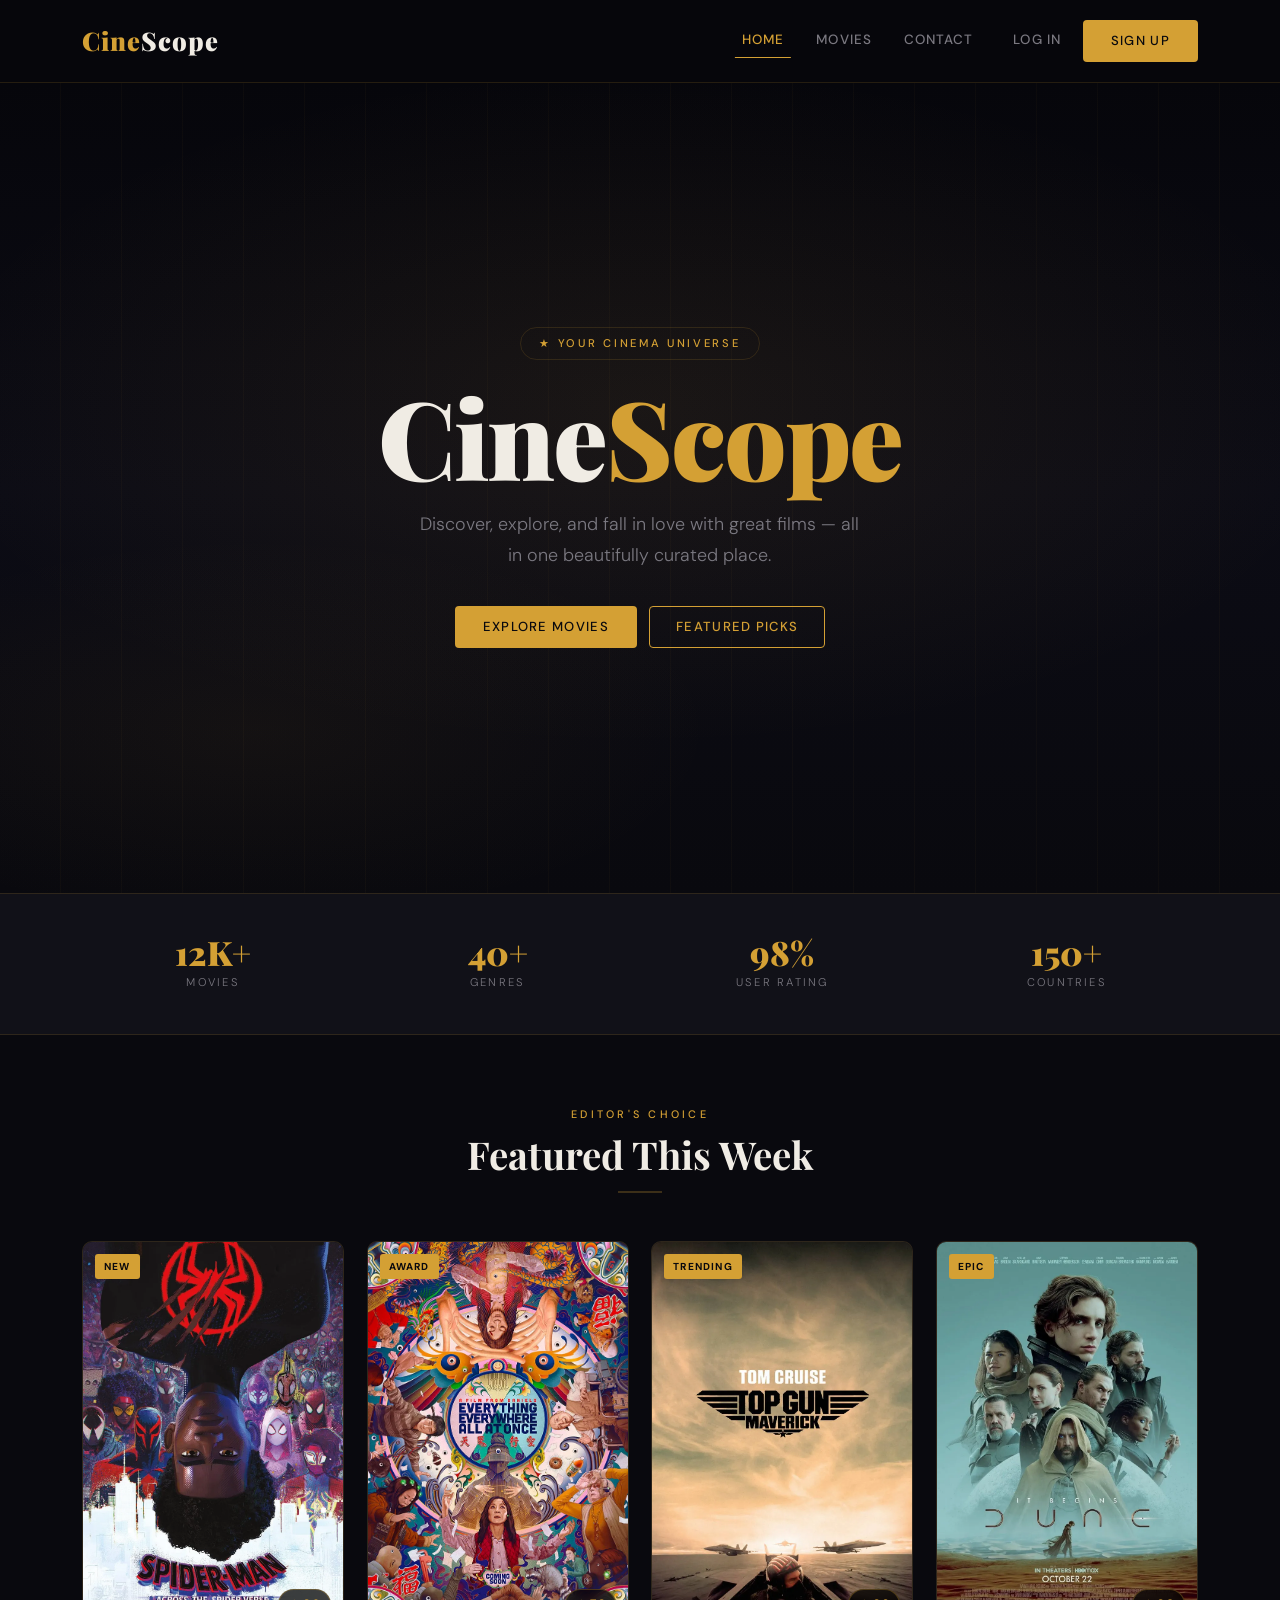
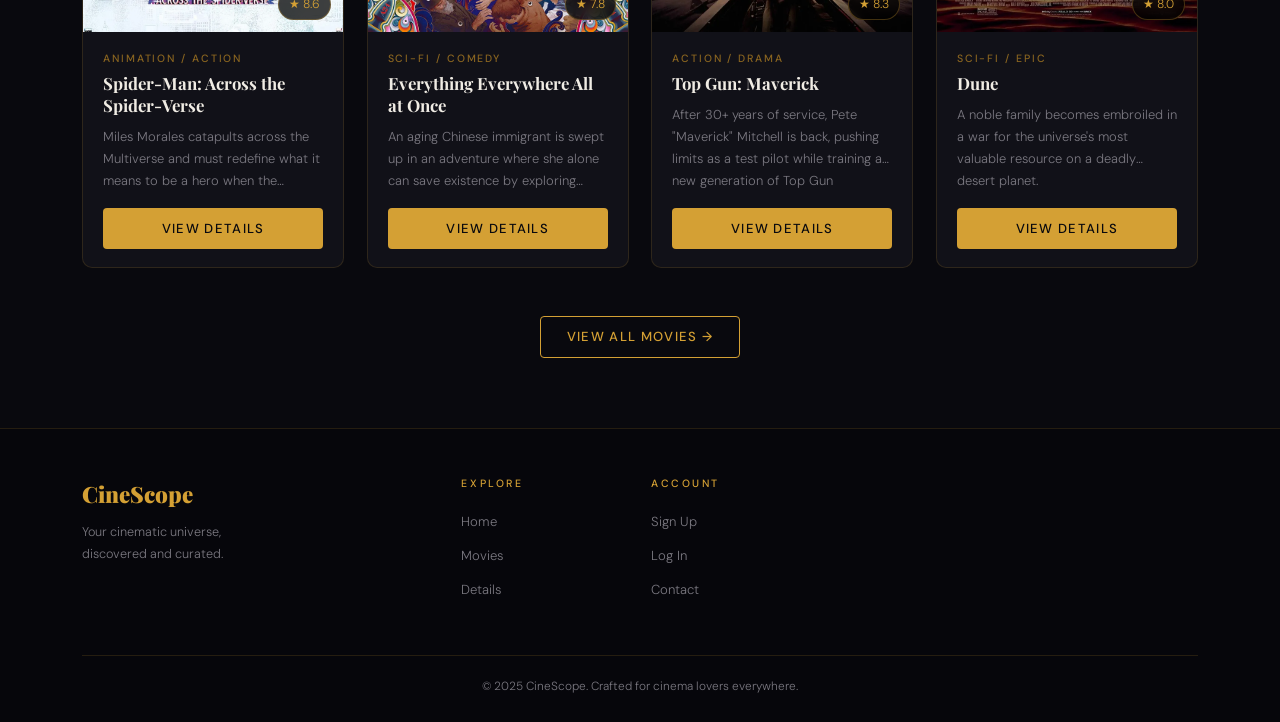
<file: index.html>
<!DOCTYPE html>
<html lang="en">
<head>
  <meta charset="UTF-8" />
  <meta name="viewport" content="width=device-width, initial-scale=1.0" />
  <title>CineScope — Discover Cinema</title>
  <link href="https://cdn.jsdelivr.net/npm/bootstrap@5.3.3/dist/css/bootstrap.min.css" rel="stylesheet" />
  <link rel="preconnect" href="https://fonts.googleapis.com" />
  <link rel="preconnect" href="https://fonts.gstatic.com" crossorigin />
  <link rel="stylesheet" href="style.css" />
</head>
<body>

  <!--NAVBAR  (identical on every page — active class = Home)-->
  <nav class="navbar navbar-expand-lg">
    <div class="container">
      <a class="navbar-brand" href="index.html">Cine<span>Scope</span></a>
      <button class="navbar-toggler" type="button" data-bs-toggle="collapse" data-bs-target="#nav"
              aria-controls="nav" aria-expanded="false" aria-label="Toggle navigation">
        <span class="navbar-toggler-icon"></span>
      </button>
      <div class="collapse navbar-collapse" id="nav">
        <ul class="navbar-nav ms-auto align-items-lg-center gap-1">
          <li class="nav-item"><a class="nav-link active" href="index.html">Home</a></li>
          <li class="nav-item"><a class="nav-link" href="movies.html">Movies</a></li>
          <li class="nav-item"><a class="nav-link" href="contact.html">Contact</a></li>
          <li class="nav-item ms-lg-2"><a class="nav-link" href="login.html">Log In</a></li>
          <li class="nav-item ms-lg-1"><a href="signup.html" class="btn btn-gold">Sign Up</a></li>
        </ul>
      </div>
    </div>
  </nav>

  <!-- ── Hero ───────────────────────────────────────────────── -->
  <section class="hero">
    <div class="hero-bg"></div>
    <div class="hero-content">
      <span class="hero-eyebrow">&#9733; Your Cinema Universe</span>
      <h1 class="hero-title">Cine<span class="accent">Scope</span></h1>
      <p class="hero-tagline">
        Discover, explore, and fall in love with great films — all in one beautifully curated place.
      </p>
      <div class="hero-cta">
        <a href="movies.html" class="btn btn-gold">Explore Movies</a>
        <a href="#featured" class="btn btn-outline-gold">Featured Picks</a>
      </div>
    </div>
  </section>

  <!-- ── Stats Bar ──────────────────────────────────────────── -->
  <div class="stats-bar">
    <div class="container">
      <div class="row text-center justify-content-center">
        <div class="col-6 col-md-3"><div class="stat-item"><span class="stat-number">12K+</span><span class="stat-label">Movies</span></div></div>
        <div class="col-6 col-md-3"><div class="stat-item"><span class="stat-number">40+</span><span class="stat-label">Genres</span></div></div>
        <div class="col-6 col-md-3"><div class="stat-item"><span class="stat-number">98%</span><span class="stat-label">User Rating</span></div></div>
        <div class="col-6 col-md-3"><div class="stat-item"><span class="stat-number">150+</span><span class="stat-label">Countries</span></div></div>
      </div>
    </div>
  </div>

  <!-- ── Featured Movies ────────────────────────────────────── -->
  <section class="section-pad" id="featured">
    <div class="container">
      <div class="text-center mb-5">
        <span class="section-label">Editor's Choice</span>
        <h2 class="section-title">Featured This Week</h2>
        <hr class="section-divider center" />
      </div>
      <div class="row row-cols-1 row-cols-sm-2 row-cols-lg-4">

        <div class="col afu d1">
          <div class="movie-card">
            <div class="card-img-wrap">
              <img src="images/spiderverse.jpg" alt="Spider-Man: Across the Spider-Verse" loading="lazy" />
              <span class="card-badge">New</span> 
              <span class="card-rating">★ 8.6</span>
            </div>
            <div class="card-body-inner">
              <p class="card-genre">Animation / Action</p>
              <h3 class="card-title-text">Spider-Man: Across the Spider-Verse</h3>
              <p class="card-desc">Miles Morales catapults across the Multiverse and must redefine what it means to be a hero when the Spider-People clash over a new threat.</p>
              <div class="card-footer-inner">
                <a href="details.html?movie=spiderverse" class="btn btn-gold w-100">View Details</a>
              </div>
            </div>
          </div>
        </div>

        <div class="col afu d2">
          <div class="movie-card">
            <div class="card-img-wrap">
              <img src="images/eeaao.jpg" alt="Everything Everywhere All at Once" loading="lazy" />
              <span class="card-badge">Award</span>
              <span class="card-rating">★ 7.8</span>
            </div>
            <div class="card-body-inner">
              <p class="card-genre">Sci-Fi / Comedy</p>
              <h3 class="card-title-text">Everything Everywhere All at Once</h3>
              <p class="card-desc">An aging Chinese immigrant is swept up in an adventure where she alone can save existence by exploring other universes.</p>
              <div class="card-footer-inner">
                <a href="details.html?movie=eeaao" class="btn btn-gold w-100">View Details</a>
              </div>
            </div>
          </div>
        </div>

        <div class="col afu d3">
          <div class="movie-card">
            <div class="card-img-wrap">
              <img src="images/topgun.jpg" alt="Top Gun: Maverick" loading="lazy" />
              <span class="card-badge">Trending</span>
              <span class="card-rating">★ 8.3</span>
            </div>
            <div class="card-body-inner">
              <p class="card-genre">Action / Drama</p>
              <h3 class="card-title-text">Top Gun: Maverick</h3>
              <p class="card-desc">After 30+ years of service, Pete "Maverick" Mitchell is back, pushing limits as a test pilot while training a new generation of Top Gun graduates.</p>
              <div class="card-footer-inner">
                <a href="details.html?movie=topgun" class="btn btn-gold w-100">View Details</a>
              </div>
            </div>
          </div>
        </div>

        <div class="col afu d4">
          <div class="movie-card">
            <div class="card-img-wrap">
              <img src="images/dune.jpg" alt="Dune" loading="lazy" />
              <span class="card-badge">Epic</span>
              <span class="card-rating">★ 8.0</span>
            </div>
            <div class="card-body-inner">
              <p class="card-genre">Sci-Fi / Epic</p>
              <h3 class="card-title-text">Dune</h3>
              <p class="card-desc">A noble family becomes embroiled in a war for the universe's most valuable resource on a deadly desert planet.</p>
              <div class="card-footer-inner">
                <a href="details.html?movie=dune" class="btn btn-gold w-100">View Details</a>
              </div>
            </div>
          </div>
        </div>

      </div>
      <div class="text-center mt-5">
        <a href="movies.html" class="btn btn-outline-gold">View All Movies &rarr;</a>
      </div>
    </div>
  </section>

  <!--FOOTER  (identical on every page)-->
  <footer>
    <div class="container">
      <div class="row">
        <div class="col-12 col-md-4 mb-4 mb-md-0">
          <p class="footer-brand">CineScope</p>
          <p class="footer-tagline">Your cinematic universe,<br>discovered and curated.</p>
        </div>
        <div class="col-6 col-md-2 mb-4 mb-md-0">
          <p class="footer-heading">Explore</p>
          <ul class="footer-links">
            <li><a href="index.html">Home</a></li>
            <li><a href="movies.html">Movies</a></li>
            <li><a href="details.html">Details</a></li>
          </ul>
        </div>
        <div class="col-6 col-md-2 mb-4 mb-md-0">
          <p class="footer-heading">Account</p>
          <ul class="footer-links">
            <li><a href="signup.html">Sign Up</a></li>
            <li><a href="login.html">Log In</a></li>
            <li><a href="contact.html">Contact</a></li>
          </ul>
        </div>
      </div>
      <div class="footer-bottom">&copy; 2025 CineScope. Crafted for cinema lovers everywhere.</div>
    </div>
  </footer>

  <script src="https://cdn.jsdelivr.net/npm/bootstrap@5.3.3/dist/js/bootstrap.bundle.min.js"></script>
  <script src="script.js"></script>
</body>
</html>
</file>
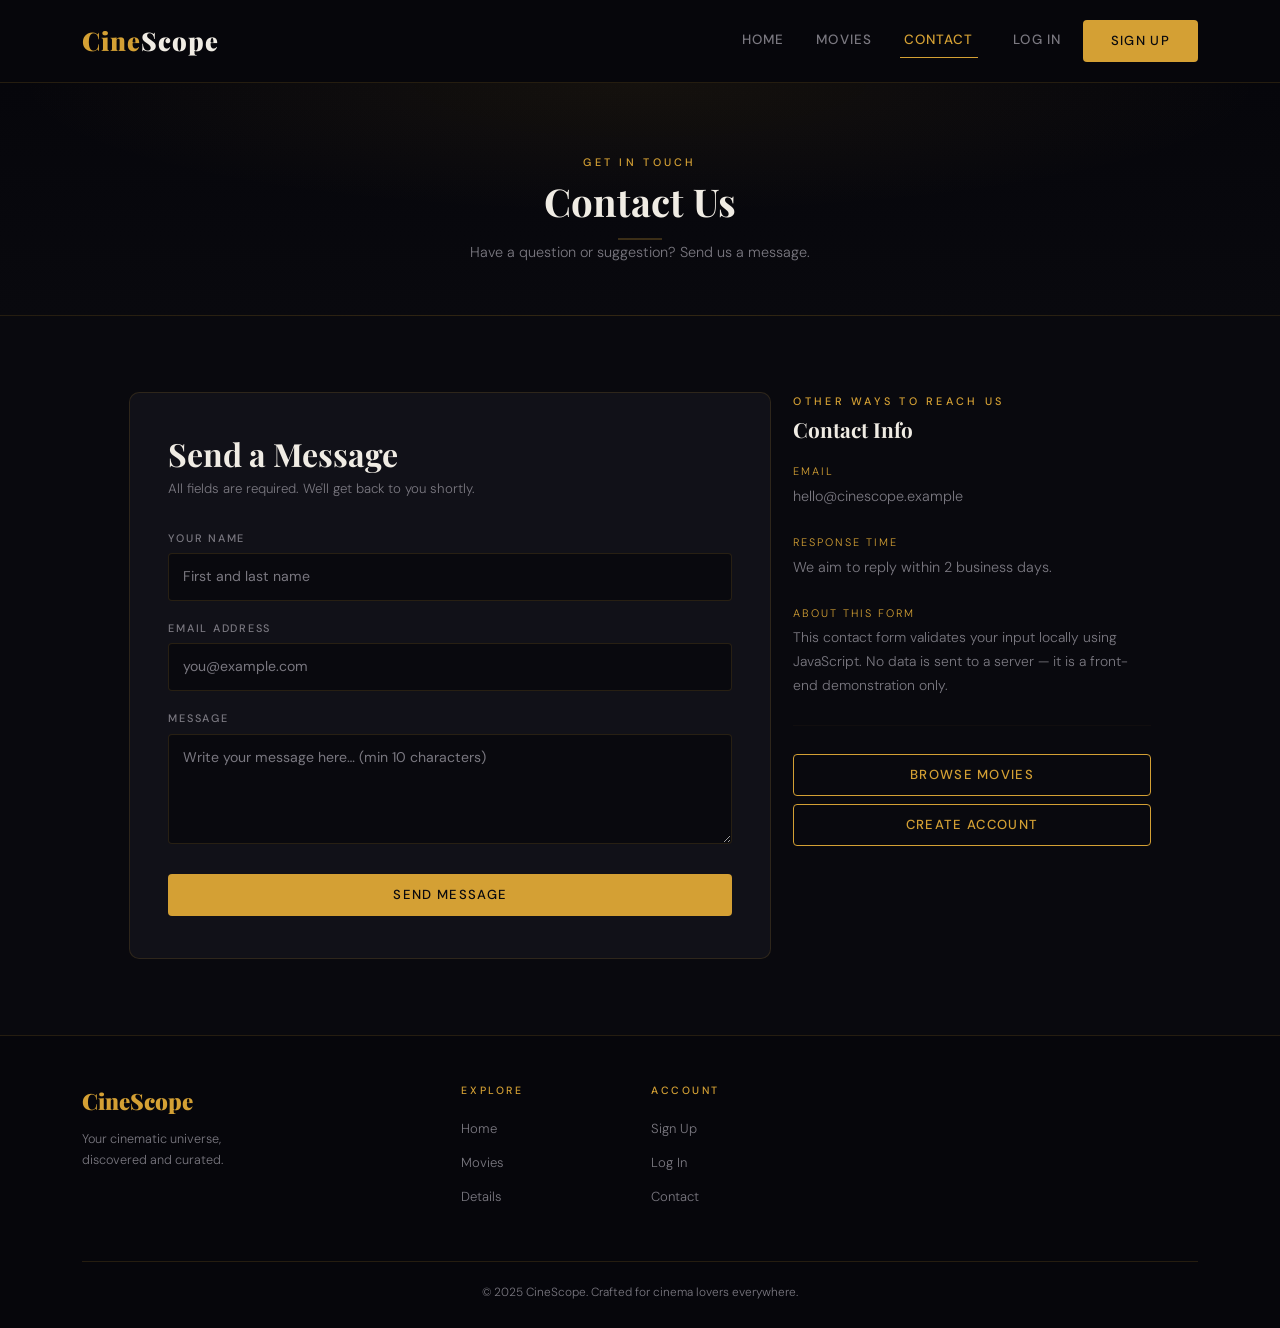
<file: contact.html>
<!DOCTYPE html>
<html lang="en">
<head>
  <meta charset="UTF-8" />
  <meta name="viewport" content="width=device-width, initial-scale=1.0" />
  <title>CineScope — Contact</title>
  <link href="https://cdn.jsdelivr.net/npm/bootstrap@5.3.3/dist/css/bootstrap.min.css" rel="stylesheet" />
  <link rel="preconnect" href="https://fonts.googleapis.com" />
  <link rel="preconnect" href="https://fonts.gstatic.com" crossorigin />
  <link rel="stylesheet" href="style.css" />
</head>
<body>

  <!--NAVBAR  (active class = Contact)-->
  <nav class="navbar navbar-expand-lg">
    <div class="container">
      <a class="navbar-brand" href="index.html">Cine<span>Scope</span></a>
      <button class="navbar-toggler" type="button" data-bs-toggle="collapse" data-bs-target="#nav"
              aria-controls="nav" aria-expanded="false" aria-label="Toggle navigation">
        <span class="navbar-toggler-icon"></span>
      </button>
      <div class="collapse navbar-collapse" id="nav">
        <ul class="navbar-nav ms-auto align-items-lg-center gap-1">
          <li class="nav-item"><a class="nav-link" href="index.html">Home</a></li>
          <li class="nav-item"><a class="nav-link" href="movies.html">Movies</a></li>
          <li class="nav-item"><a class="nav-link active" href="contact.html">Contact</a></li>
          <li class="nav-item ms-lg-2"><a class="nav-link" href="login.html">Log In</a></li>
          <li class="nav-item ms-lg-1"><a href="signup.html" class="btn btn-gold">Sign Up</a></li>
        </ul>
      </div>
    </div>
  </nav>

  <!-- ── Page Header ────────────────────────────────────────── -->
  <header class="page-header">
    <div class="container">
      <span class="section-label">Get in Touch</span>
      <h1 class="section-title">Contact Us</h1>
      <hr class="section-divider center" />
      <p style="color:var(--muted);font-size:.9rem;max-width:380px;margin:0 auto;">
        Have a question or suggestion? Send us a message.
      </p>
    </div>
  </header>

  <!-- ── Contact Form ───────────────────────────────────────── -->
  <section class="form-section">
    <div class="container">
      <div class="row justify-content-center g-5">

        <!-- Form -->
        <div class="col-12 col-lg-7">
          <div class="form-card afu d1" style="max-width:100%;">

            <h2 style="margin-bottom:5px;">Send a Message</h2>
            <p class="form-sub">All fields are required. We'll get back to you shortly.</p>

            <div class="success-msg" id="contactSuccess"></div>

            <form id="contactForm" novalidate>

              <div class="form-group">
                <label class="form-label-cs" for="contactName">Your Name</label>
                <input type="text" id="contactName" class="form-input" placeholder="First and last name" autocomplete="name" />
                <p class="field-error" id="errContactName"></p>
              </div>

              <div class="form-group">
                <label class="form-label-cs" for="contactEmail">Email Address</label>
                <input type="email" id="contactEmail" class="form-input" placeholder="you@example.com" autocomplete="email" />
                <p class="field-error" id="errContactEmail"></p>
              </div>

              <div class="form-group">
                <label class="form-label-cs" for="contactMessage">Message</label>
                <textarea id="contactMessage" class="form-input" placeholder="Write your message here… (min 10 characters)"></textarea>
                <p class="field-error" id="errContactMessage"></p>
              </div>

              <button type="submit" class="btn btn-gold w-100" style="margin-top:4px;">Send Message</button>

            </form>
          </div>
        </div>

        <!-- Info Panel -->
        <div class="col-12 col-lg-4">
          <div class="afu d2">
            <span class="section-label">Other Ways to Reach Us</span>
            <h3 style="font-size:1.3rem;margin-bottom:20px;">Contact Info</h3>

            <div style="margin-bottom:24px;">
              <p style="font-size:.68rem;letter-spacing:.18em;text-transform:uppercase;color:var(--gold);margin-bottom:4px;">Email</p>
              <p style="font-size:.9rem;color:var(--muted);">hello@cinescope.example</p>
            </div>
            <div style="margin-bottom:24px;">
              <p style="font-size:.68rem;letter-spacing:.18em;text-transform:uppercase;color:var(--gold);margin-bottom:4px;">Response Time</p>
              <p style="font-size:.9rem;color:var(--muted);">We aim to reply within 2 business days.</p>
            </div>
            <div style="margin-bottom:24px;">
              <p style="font-size:.68rem;letter-spacing:.18em;text-transform:uppercase;color:var(--gold);margin-bottom:4px;">About This Form</p>
              <p style="font-size:.87rem;color:var(--muted);line-height:1.7;">
                This contact form validates your input locally using JavaScript. No data is sent to a server — it is a front-end demonstration only.
              </p>
            </div>

            <hr style="border-color:var(--border);margin:28px 0;" />
            <div class="d-flex flex-column gap-2">
              <a href="movies.html" class="btn btn-outline-gold">Browse Movies</a>
              <a href="signup.html" class="btn btn-outline-gold">Create Account</a>
            </div>
          </div>
        </div>

      </div>
    </div>
  </section>

  <!--FOOTER  (identical on every page)-->
  <footer>
    <div class="container">
      <div class="row">
        <div class="col-12 col-md-4 mb-4 mb-md-0">
          <p class="footer-brand">CineScope</p>
          <p class="footer-tagline">Your cinematic universe,<br>discovered and curated.</p>
        </div>
        <div class="col-6 col-md-2 mb-4 mb-md-0">
          <p class="footer-heading">Explore</p>
          <ul class="footer-links">
            <li><a href="index.html">Home</a></li>
            <li><a href="movies.html">Movies</a></li>
            <li><a href="details.html">Details</a></li>
          </ul>
        </div>
        <div class="col-6 col-md-2 mb-4 mb-md-0">
          <p class="footer-heading">Account</p>
          <ul class="footer-links">
            <li><a href="signup.html">Sign Up</a></li>
            <li><a href="login.html">Log In</a></li>
            <li><a href="contact.html">Contact</a></li>
          </ul>
        </div>
      </div>
      <div class="footer-bottom">&copy; 2025 CineScope. Crafted for cinema lovers everywhere.</div>
    </div>
  </footer>

  <script src="https://cdn.jsdelivr.net/npm/bootstrap@5.3.3/dist/js/bootstrap.bundle.min.js"></script>
  <script src="script.js"></script>
</body>
</html>
</file>
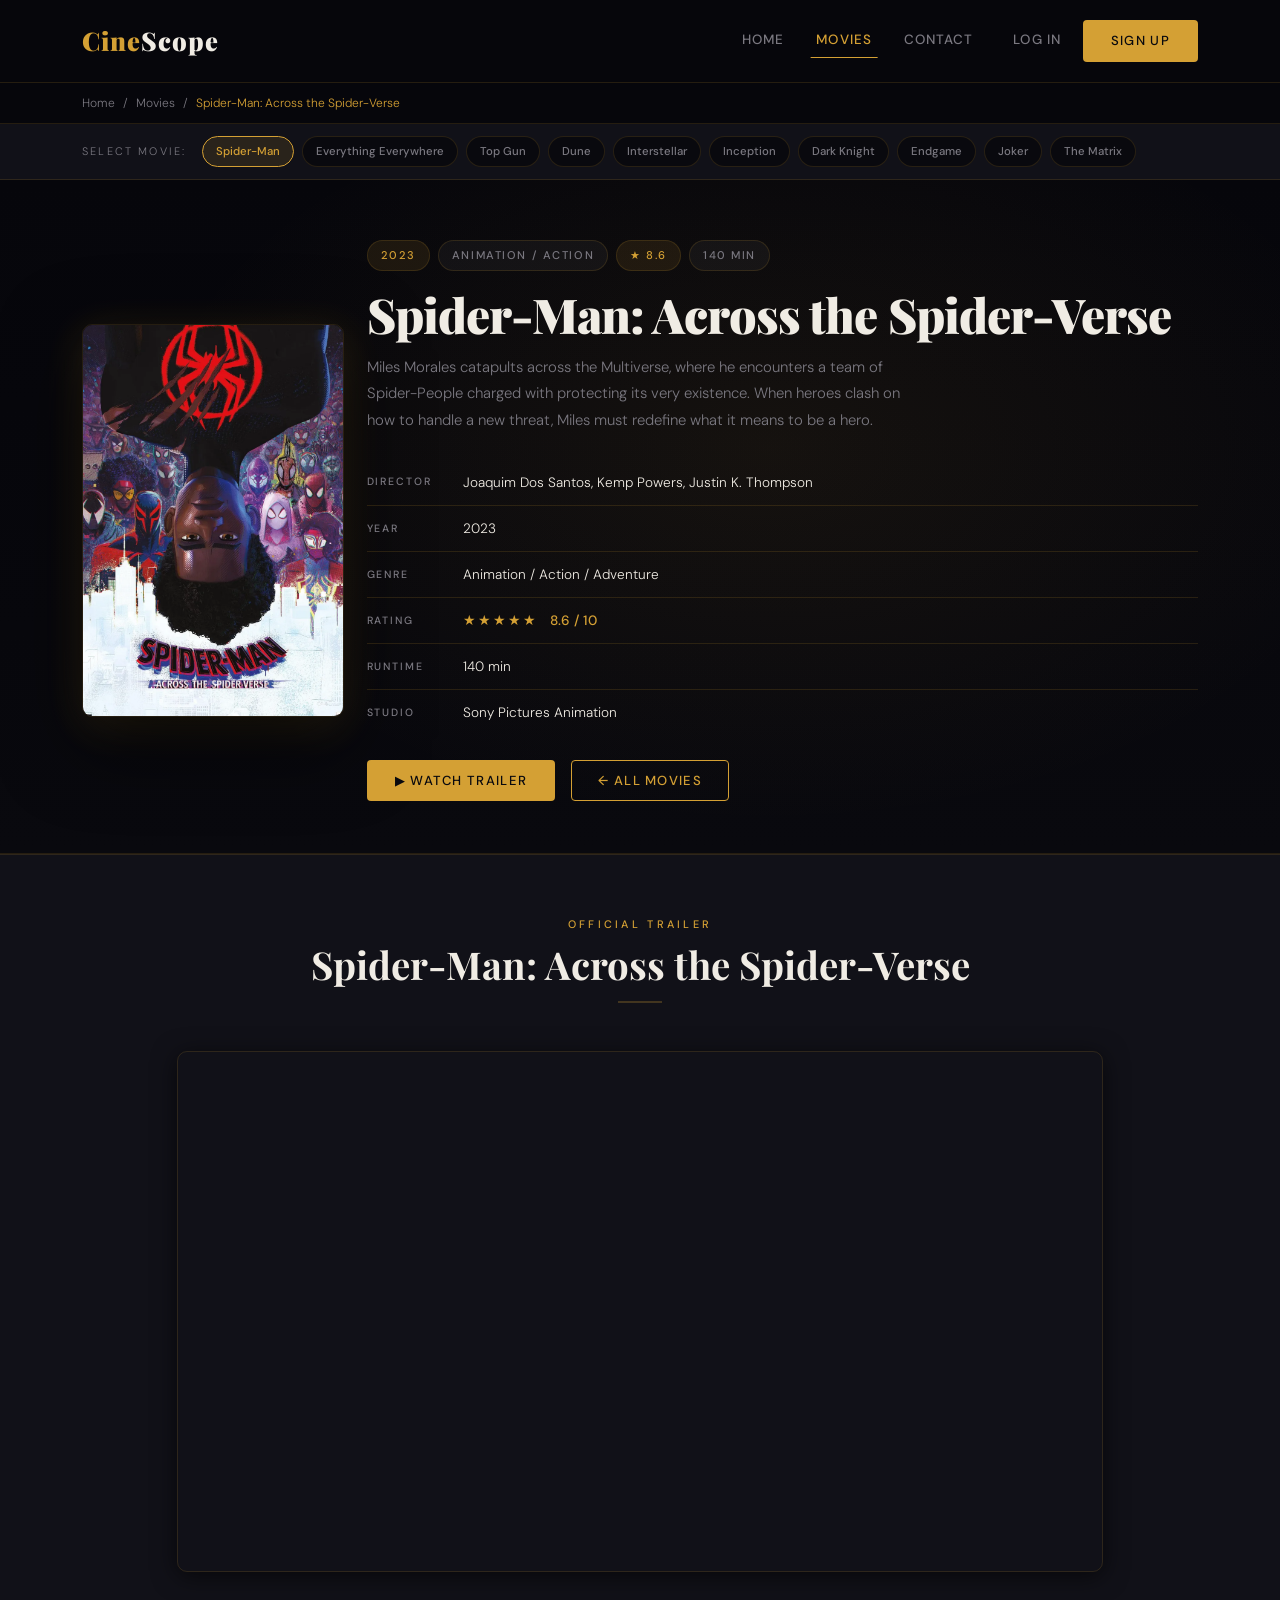
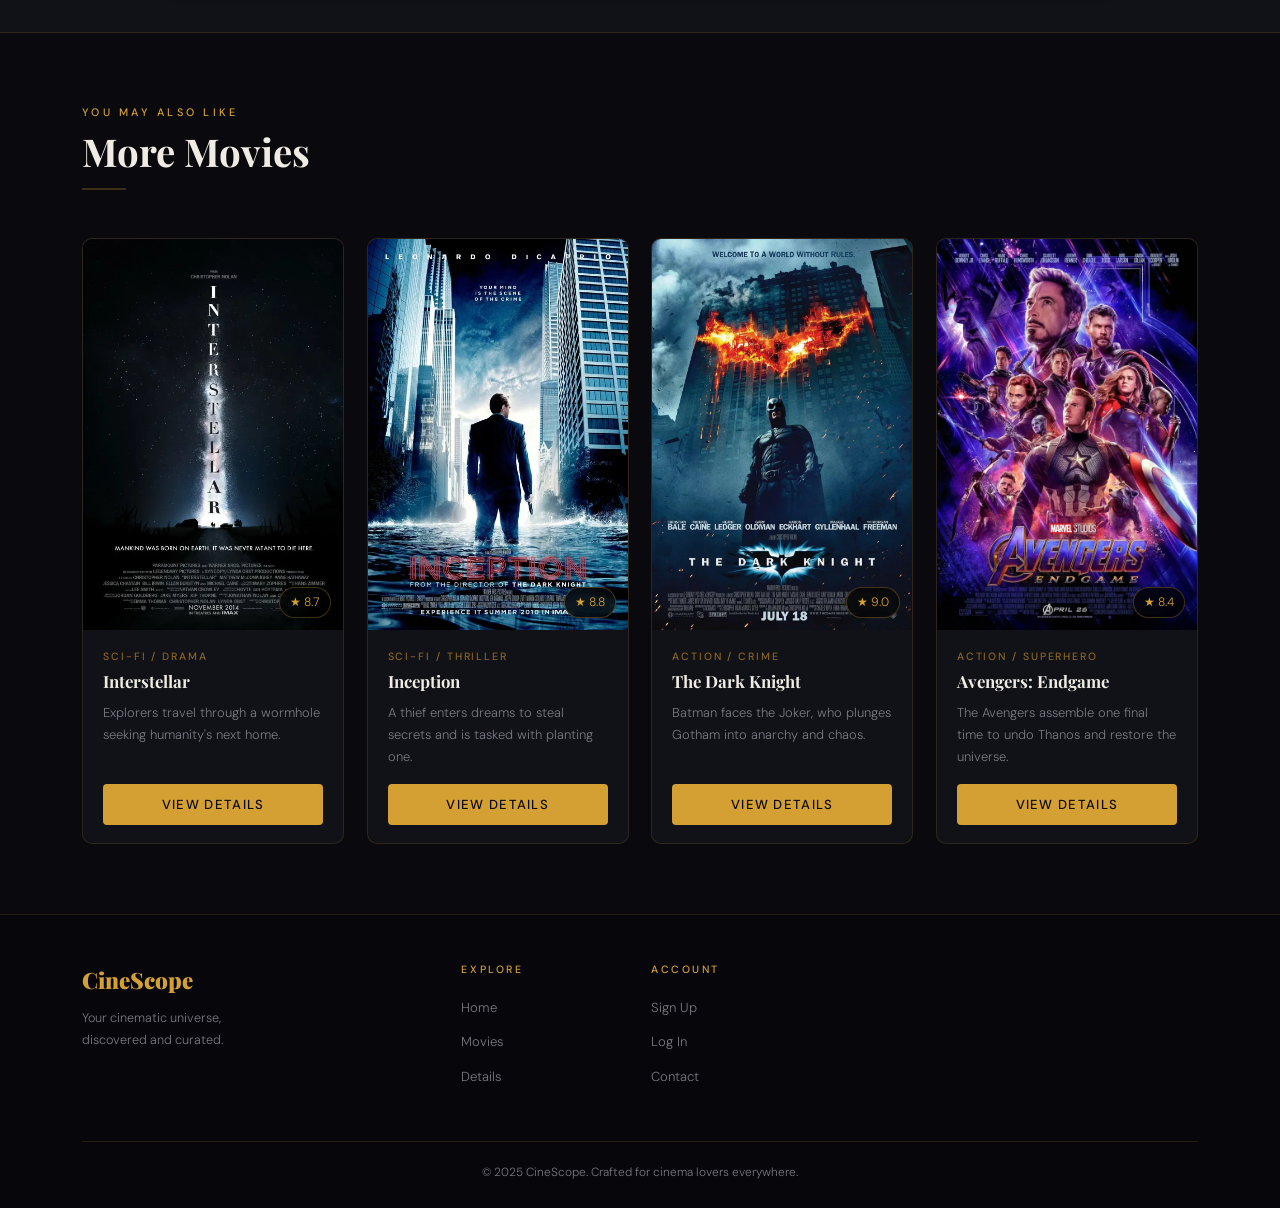
<file: details.html>
<!DOCTYPE html>
<html lang="en">
<head>
  <meta charset="UTF-8" />
  <meta name="viewport" content="width=device-width, initial-scale=1.0" />
  <title>CineScope — Movie Details</title>
  <link href="https://cdn.jsdelivr.net/npm/bootstrap@5.3.3/dist/css/bootstrap.min.css" rel="stylesheet" />
  <link rel="preconnect" href="https://fonts.googleapis.com" />
  <link rel="preconnect" href="https://fonts.gstatic.com" crossorigin />
  <link rel="stylesheet" href="style.css" />
</head>
<body>

  <!--NAVBAR  (active class = Movies)-->
  <nav class="navbar navbar-expand-lg">
    <div class="container">
      <a class="navbar-brand" href="index.html">Cine<span>Scope</span></a>
      <button class="navbar-toggler" type="button" data-bs-toggle="collapse" data-bs-target="#nav"
              aria-controls="nav" aria-expanded="false" aria-label="Toggle navigation">
        <span class="navbar-toggler-icon"></span>
      </button>
      <div class="collapse navbar-collapse" id="nav">
        <ul class="navbar-nav ms-auto align-items-lg-center gap-1">
          <li class="nav-item"><a class="nav-link" href="index.html">Home</a></li>
          <li class="nav-item"><a class="nav-link active" href="movies.html">Movies</a></li>
          <li class="nav-item"><a class="nav-link" href="contact.html">Contact</a></li>
          <li class="nav-item ms-lg-2"><a class="nav-link" href="login.html">Log In</a></li>
          <li class="nav-item ms-lg-1"><a href="signup.html" class="btn btn-gold">Sign Up</a></li>
        </ul>
      </div>
    </div>
  </nav>

  <!-- ── Breadcrumb ─────────────────────────────────────────── -->
  <div class="breadcrumb-bar">
    <div class="container">
      <ol class="breadcrumb">
        <li class="breadcrumb-item"><a href="index.html">Home</a></li>
        <li class="breadcrumb-item"><a href="movies.html">Movies</a></li>
        <li class="breadcrumb-item active" id="bcMovie">Movie Details</li>
      </ol>
    </div>
  </div>

  <!-- ── Movie Selector Pills ───────────────────────────────── -->
  <div style="background:var(--bg-card);border-bottom:1px solid var(--border);padding:12px 0;">
    <div class="container">
      <div class="d-flex align-items-center gap-3 flex-wrap">
        <span style="font-size:.68rem;letter-spacing:.2em;text-transform:uppercase;color:var(--muted);">Select Movie:</span>
        <div class="d-flex flex-wrap gap-2">
          <button class="movie-pill" data-key="spiderverse">Spider-Man</button>
          <button class="movie-pill" data-key="eeaao">Everything Everywhere</button>
          <button class="movie-pill" data-key="topgun">Top Gun</button>
          <button class="movie-pill" data-key="dune">Dune</button>
          <button class="movie-pill" data-key="interstellar">Interstellar</button>
          <button class="movie-pill" data-key="inception">Inception</button>
          <button class="movie-pill" data-key="darkknight">Dark Knight</button>
          <button class="movie-pill" data-key="endgame">Endgame</button>
          <button class="movie-pill" data-key="joker">Joker</button>
          <button class="movie-pill" data-key="matrix">The Matrix</button>
        </div>
      </div>
    </div>
  </div>

  <!-- ── Details Hero ───────────────────────────────────────── -->
  <section class="details-hero">
    <div class="container">
      <div class="row align-items-center g-5">

        <div class="col-12 col-md-4 col-lg-3">
          <div class="details-poster afu d1">
            <img id="moviePoster" src="" alt="Movie Poster" loading="lazy" />
          </div>
        </div>

        <div class="col-12 col-md-8 col-lg-9">
          <div class="meta-pills afu d1">
            <span class="meta-pill" id="pillYear"></span>
            <span class="meta-pill genre" id="pillGenre"></span>
            <span class="meta-pill" id="pillRating"></span>
            <span class="meta-pill genre" id="pillRuntime"></span>
          </div>
          <h1 class="details-title afu d2" id="movieTitle"></h1>
          <p class="details-desc afu d3" id="movieDesc"></p>
          <div class="afu d3">
            <table class="info-table mb-4">
              <tbody>
                <tr><td>Director</td><td id="infoDirector"></td></tr>
                <tr><td>Year</td><td id="infoYear"></td></tr>
                <tr><td>Genre</td><td id="infoGenre"></td></tr>
                <tr>
                  <td>Rating</td>
                  <td>
                    <span class="stars" id="infoStars"></span>
                    <span id="infoRating" style="margin-left:8px;color:var(--gold);font-weight:500;"></span>
                  </td>
                </tr>
                <tr><td>Runtime</td><td id="infoRuntime"></td></tr>
                <tr><td>Studio</td><td id="infoStudio"></td></tr>
              </tbody>
            </table>
            <div class="d-flex gap-3 flex-wrap">
              <button id="scrollTrailer" class="btn btn-gold">&#9654; Watch Trailer</button>
              <a href="movies.html" class="btn btn-outline-gold">&larr; All Movies</a>
            </div>
          </div>
        </div>

      </div>
    </div>
  </section>

  <!-- ── Trailer ────────────────────────────────────────────── -->
  <section class="trailer-section" id="trailerSection">
    <div class="container">
      <div class="text-center mb-5">
        <span class="section-label">Official Trailer</span>
        <h2 class="section-title" id="trailerTitle"></h2>
        <hr class="section-divider center" />
      </div>
      <div class="row justify-content-center">
        <div class="col-12 col-lg-10">
          <div class="trailer-wrap">
            <iframe id="trailerFrame" src="" title="Movie Trailer"
                    allow="accelerometer; autoplay; clipboard-write; encrypted-media; gyroscope; picture-in-picture"
                    allowfullscreen></iframe>
          </div>
        </div>
      </div>
    </div>
  </section>

  <!-- ── Related Cards ──────────────────────────────────────── -->
  <section class="section-pad">
    <div class="container">
      <div class="mb-5">
        <span class="section-label">You May Also Like</span>
        <h2 class="section-title">More Movies</h2>
        <hr class="section-divider" />
      </div>
      <div class="row row-cols-1 row-cols-sm-2 row-cols-lg-4">
        <div class="col afu d1">
          <div class="movie-card">
            <div class="card-img-wrap">
              <img src="images/interstellar.jpg" alt="Interstellar" loading="lazy" />
              <span class="card-rating">★ 8.7</span>
            </div>
            <div class="card-body-inner">
              <p class="card-genre">Sci-Fi / Drama</p>
              <h3 class="card-title-text">Interstellar</h3>
              <p class="card-desc">Explorers travel through a wormhole seeking humanity's next home.</p>
              <div class="card-footer-inner">
                <a href="details.html?movie=interstellar" class="btn btn-gold w-100">View Details</a>
              </div>
            </div>
          </div>
        </div>
        <div class="col afu d2">
          <div class="movie-card">
            <div class="card-img-wrap">
              <img src="images/inception.jpg" alt="Inception" loading="lazy" />
              <span class="card-rating">★ 8.8</span>
            </div>
            <div class="card-body-inner">
              <p class="card-genre">Sci-Fi / Thriller</p>
              <h3 class="card-title-text">Inception</h3>
              <p class="card-desc">A thief enters dreams to steal secrets and is tasked with planting one.</p>
              <div class="card-footer-inner">
                <a href="details.html?movie=inception" class="btn btn-gold w-100">View Details</a>
              </div>
            </div>
          </div>
        </div>
        <div class="col afu d3">
          <div class="movie-card">
            <div class="card-img-wrap">
              <img src="images/darkknight.jpg" alt="The Dark Knight" loading="lazy" />
              <span class="card-rating">★ 9.0</span>
            </div>
            <div class="card-body-inner">
              <p class="card-genre">Action / Crime</p>
              <h3 class="card-title-text">The Dark Knight</h3>
              <p class="card-desc">Batman faces the Joker, who plunges Gotham into anarchy and chaos.</p>
              <div class="card-footer-inner">
                <a href="details.html?movie=darkknight" class="btn btn-gold w-100">View Details</a>
              </div>
            </div>
          </div>
        </div>
        <div class="col afu d4">
          <div class="movie-card">
            <div class="card-img-wrap">
              <img src="images/endgame.jpg" alt="Avengers: Endgame" loading="lazy" />
              <span class="card-rating">★ 8.4</span>
            </div>
            <div class="card-body-inner">
              <p class="card-genre">Action / Superhero</p>
              <h3 class="card-title-text">Avengers: Endgame</h3>
              <p class="card-desc">The Avengers assemble one final time to undo Thanos and restore the universe.</p>
              <div class="card-footer-inner">
                <a href="details.html?movie=endgame" class="btn btn-gold w-100">View Details</a>
              </div>
            </div>
          </div>
        </div>
      </div>
    </div>
  </section>

  <!--FOOTER  (identical on every page)-->
  <footer>
    <div class="container">
      <div class="row">
        <div class="col-12 col-md-4 mb-4 mb-md-0">
          <p class="footer-brand">CineScope</p>
          <p class="footer-tagline">Your cinematic universe,<br>discovered and curated.</p>
        </div>
        <div class="col-6 col-md-2 mb-4 mb-md-0">
          <p class="footer-heading">Explore</p>
          <ul class="footer-links">
            <li><a href="index.html">Home</a></li>
            <li><a href="movies.html">Movies</a></li>
            <li><a href="details.html">Details</a></li>
          </ul>
        </div>
        <div class="col-6 col-md-2 mb-4 mb-md-0">
          <p class="footer-heading">Account</p>
          <ul class="footer-links">
            <li><a href="signup.html">Sign Up</a></li>
            <li><a href="login.html">Log In</a></li>
            <li><a href="contact.html">Contact</a></li>
          </ul>
        </div>
      </div>
      <div class="footer-bottom">&copy; 2025 CineScope. Crafted for cinema lovers everywhere.</div>
    </div>
  </footer>

  <script src="https://cdn.jsdelivr.net/npm/bootstrap@5.3.3/dist/js/bootstrap.bundle.min.js"></script>
  <script src="script.js"></script>
</body>
</html>
</file>
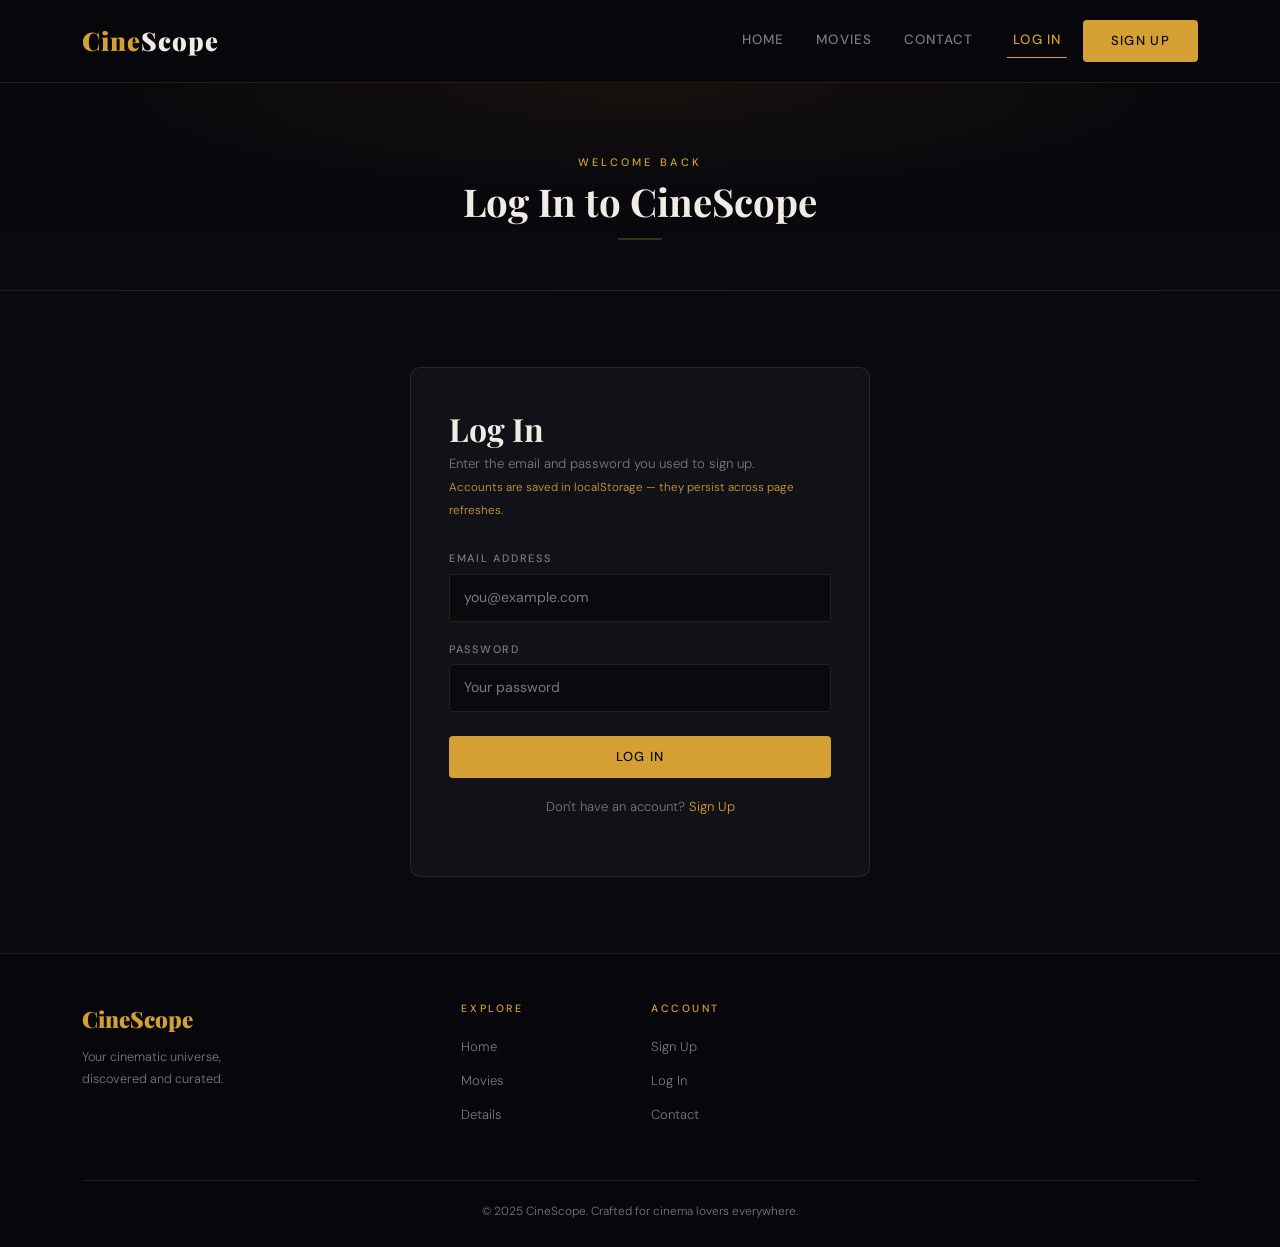
<file: login.html>
<!DOCTYPE html>
<html lang="en">
<head>
  <meta charset="UTF-8" />
  <meta name="viewport" content="width=device-width, initial-scale=1.0" />
  <title>CineScope — Log In</title>
  <link href="https://cdn.jsdelivr.net/npm/bootstrap@5.3.3/dist/css/bootstrap.min.css" rel="stylesheet" />
  <link rel="preconnect" href="https://fonts.googleapis.com" />
  <link rel="preconnect" href="https://fonts.gstatic.com" crossorigin />
  <link rel="stylesheet" href="style.css" />
</head>
<body>

  <!--NAVBAR  (active class = Log In)-->
  <nav class="navbar navbar-expand-lg">
    <div class="container">
      <a class="navbar-brand" href="index.html">Cine<span>Scope</span></a>
      <button class="navbar-toggler" type="button" data-bs-toggle="collapse" data-bs-target="#nav"
              aria-controls="nav" aria-expanded="false" aria-label="Toggle navigation">
        <span class="navbar-toggler-icon"></span>
      </button>
      <div class="collapse navbar-collapse" id="nav">
        <ul class="navbar-nav ms-auto align-items-lg-center gap-1">
          <li class="nav-item"><a class="nav-link" href="index.html">Home</a></li>
          <li class="nav-item"><a class="nav-link" href="movies.html">Movies</a></li>
          <li class="nav-item"><a class="nav-link" href="contact.html">Contact</a></li>
          <li class="nav-item ms-lg-2"><a class="nav-link active" href="login.html">Log In</a></li>
          <li class="nav-item ms-lg-1"><a href="signup.html" class="btn btn-gold">Sign Up</a></li>
        </ul>
      </div>
    </div>
  </nav>

  <!-- ── Page Header ────────────────────────────────────────── -->
  <header class="page-header">
    <div class="container">
      <span class="section-label">Welcome Back</span>
      <h1 class="section-title">Log In to CineScope</h1>
      <hr class="section-divider center" />
    </div>
  </header>

  <!-- ── Login Form ─────────────────────────────────────────── -->
  <section class="form-section">
    <div class="container">
      <div class="form-card afu d1">

        <h2>Log In</h2>
        <p class="form-sub">
          Enter the email and password you used to sign up.<br>
          <small style="color:var(--gold);">Accounts are saved in localStorage — they persist across page refreshes.</small>
        </p>

        <div class="success-msg" id="loginSuccess"></div>

        <form id="loginForm" novalidate>

          <div class="form-group">
            <label class="form-label-cs" for="loginEmail">Email Address</label>
            <input type="email" id="loginEmail" class="form-input" placeholder="you@example.com" autocomplete="email" />
            <p class="field-error" id="errLoginEmail"></p>
          </div>

          <div class="form-group">
            <label class="form-label-cs" for="loginPassword">Password</label>
            <input type="password" id="loginPassword" class="form-input" placeholder="Your password" autocomplete="current-password" />
            <p class="field-error" id="errLoginPassword"></p>
          </div>

          <button type="submit" class="btn btn-gold w-100" style="margin-top:6px;">Log In</button>

        </form>

        <p class="form-note">Don't have an account? <a href="signup.html" class="form-link">Sign Up</a></p>

      </div>
    </div>
  </section>

  <!--FOOTER  (identical on every page)-->
  <footer>
    <div class="container">
      <div class="row">
        <div class="col-12 col-md-4 mb-4 mb-md-0">
          <p class="footer-brand">CineScope</p>
          <p class="footer-tagline">Your cinematic universe,<br>discovered and curated.</p>
        </div>
        <div class="col-6 col-md-2 mb-4 mb-md-0">
          <p class="footer-heading">Explore</p>
          <ul class="footer-links">
            <li><a href="index.html">Home</a></li>
            <li><a href="movies.html">Movies</a></li>
            <li><a href="details.html">Details</a></li>
          </ul>
        </div>
        <div class="col-6 col-md-2 mb-4 mb-md-0">
          <p class="footer-heading">Account</p>
          <ul class="footer-links">
            <li><a href="signup.html">Sign Up</a></li>
            <li><a href="login.html">Log In</a></li>
            <li><a href="contact.html">Contact</a></li>
          </ul>
        </div>
      </div>
      <div class="footer-bottom">&copy; 2025 CineScope. Crafted for cinema lovers everywhere.</div>
    </div>
  </footer>

  <script src="https://cdn.jsdelivr.net/npm/bootstrap@5.3.3/dist/js/bootstrap.bundle.min.js"></script>
  <script src="script.js"></script>
</body>
</html>
</file>
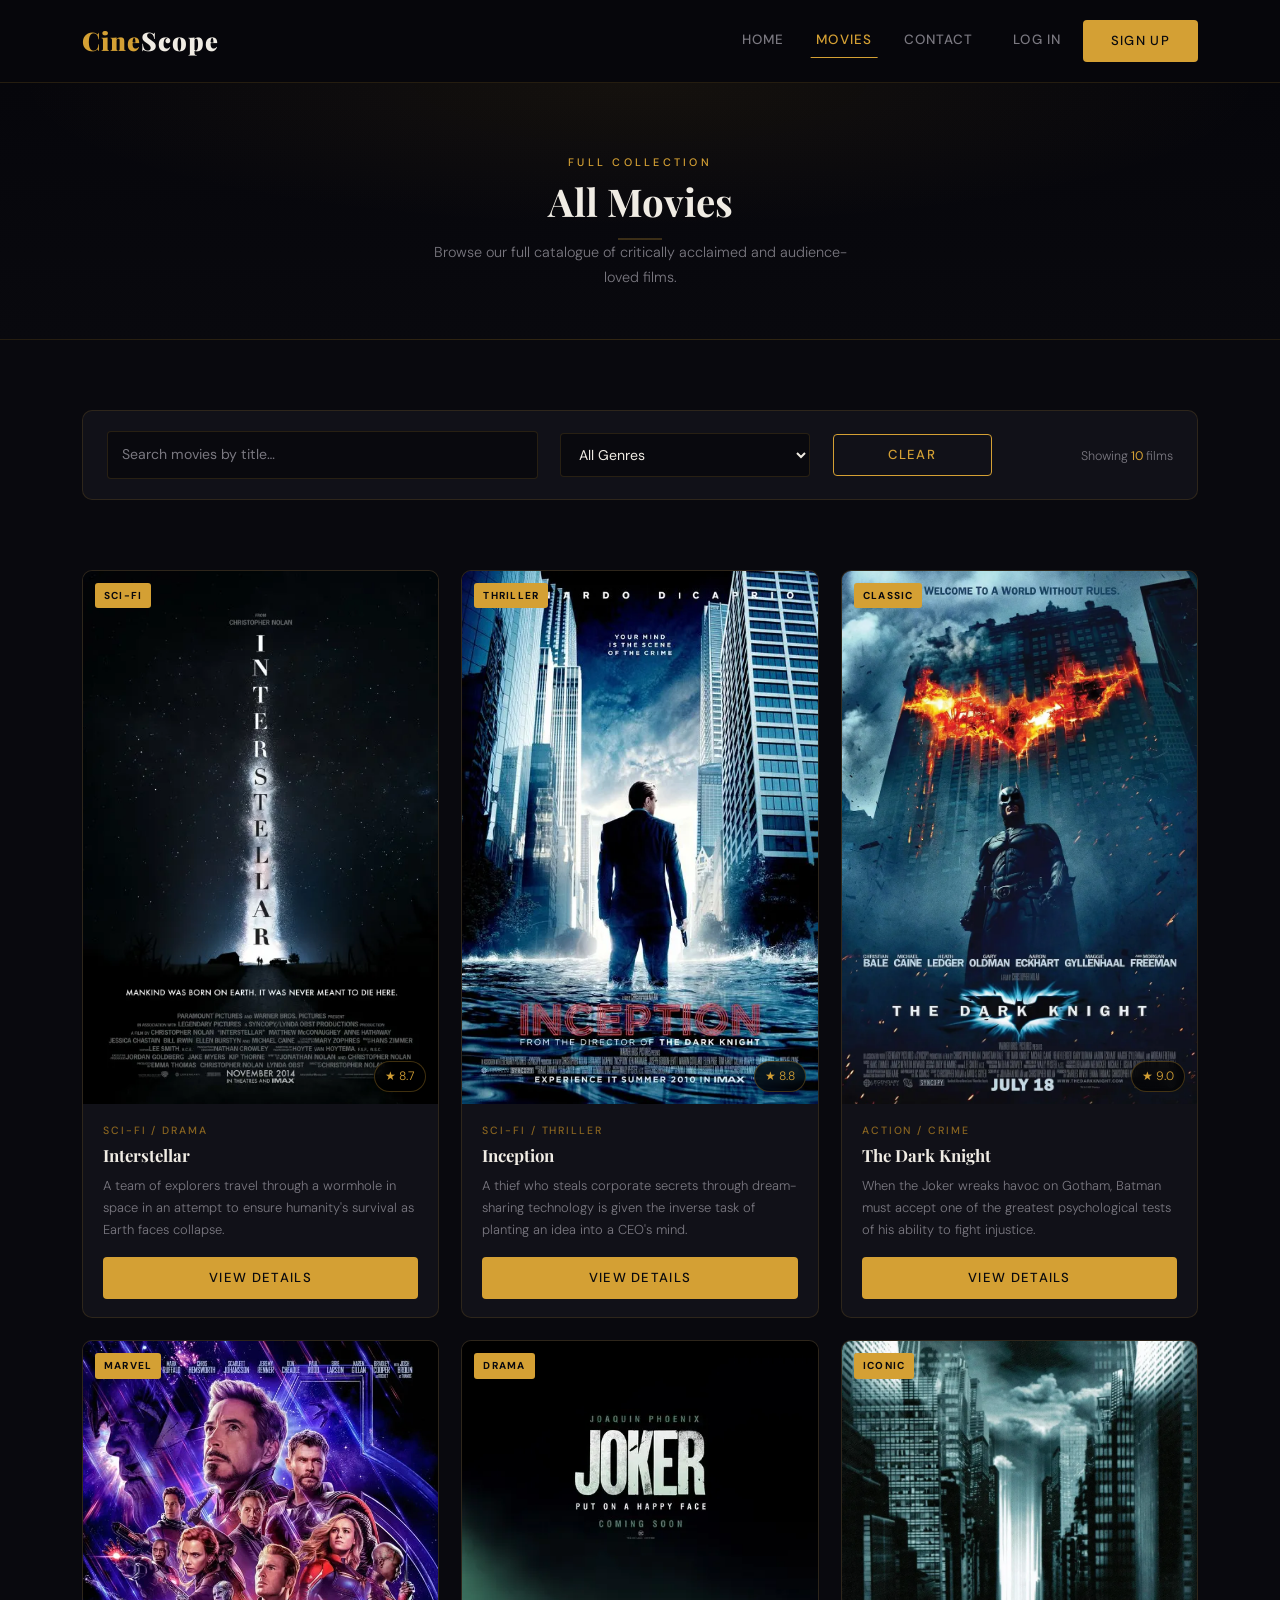
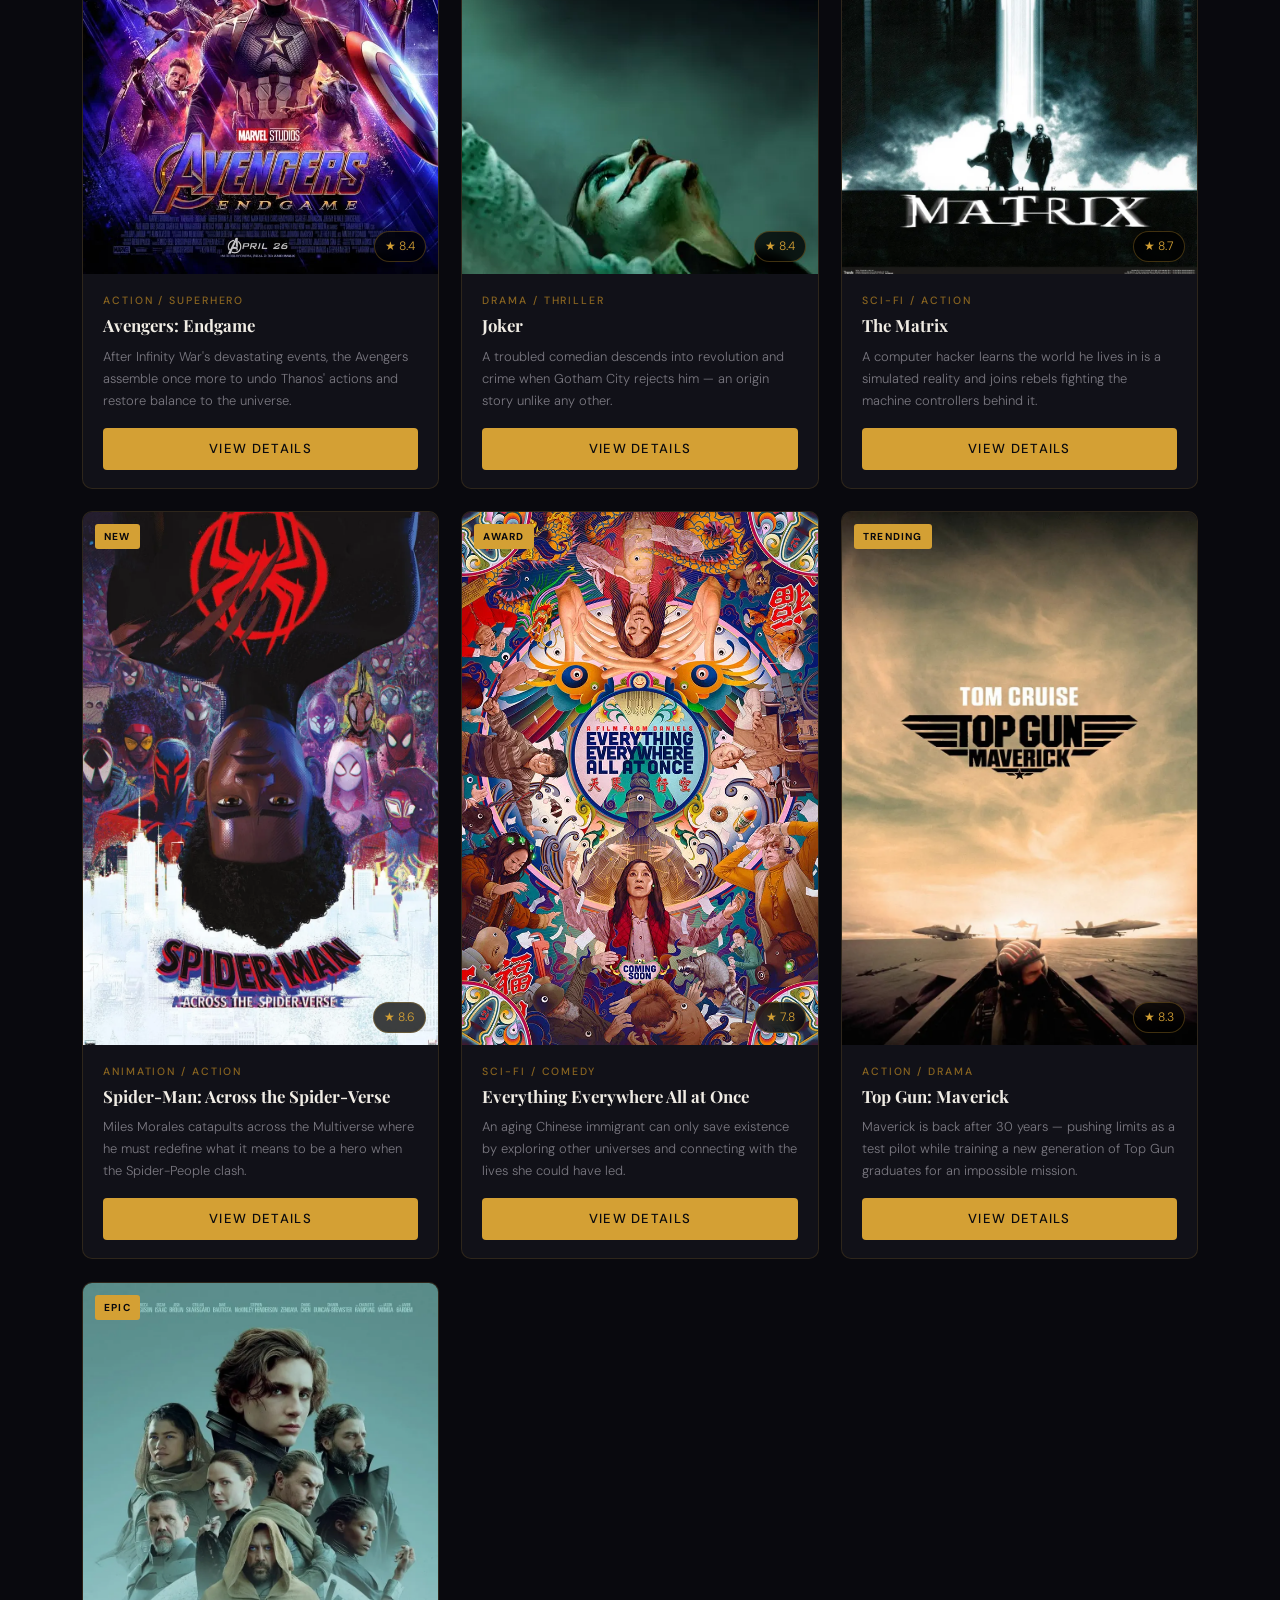
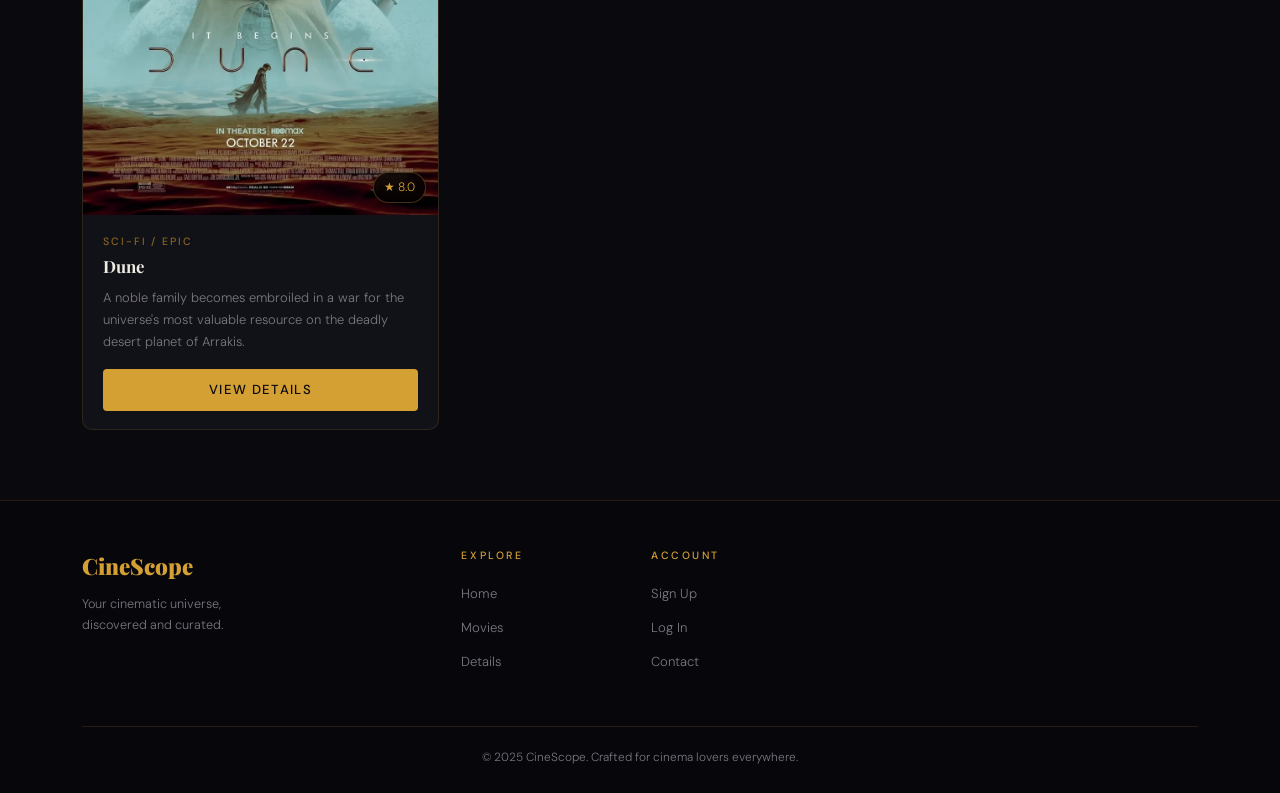
<file: movies.html>
<!DOCTYPE html>
<html lang="en">
<head>
  <meta charset="UTF-8" />
  <meta name="viewport" content="width=device-width, initial-scale=1.0" />
  <title>CineScope — All Movies</title>
  <link href="https://cdn.jsdelivr.net/npm/bootstrap@5.3.3/dist/css/bootstrap.min.css" rel="stylesheet" />
  <link rel="preconnect" href="https://fonts.googleapis.com" />
  <link rel="preconnect" href="https://fonts.gstatic.com" crossorigin />
  <link rel="stylesheet" href="style.css" />
</head>
<body>

  <!--NAVBAR  (active class = Movies)-->
  <nav class="navbar navbar-expand-lg">
    <div class="container">
      <a class="navbar-brand" href="index.html">Cine<span>Scope</span></a>
      <button class="navbar-toggler" type="button" data-bs-toggle="collapse" data-bs-target="#nav"
              aria-controls="nav" aria-expanded="false" aria-label="Toggle navigation">
        <span class="navbar-toggler-icon"></span>
      </button>
      <div class="collapse navbar-collapse" id="nav">
        <ul class="navbar-nav ms-auto align-items-lg-center gap-1">
          <li class="nav-item"><a class="nav-link" href="index.html">Home</a></li>
          <li class="nav-item"><a class="nav-link active" href="movies.html">Movies</a></li>
          <li class="nav-item"><a class="nav-link" href="contact.html">Contact</a></li>
          <li class="nav-item ms-lg-2"><a class="nav-link" href="login.html">Log In</a></li>
          <li class="nav-item ms-lg-1"><a href="signup.html" class="btn btn-gold">Sign Up</a></li>
        </ul>
      </div>
    </div>
  </nav>

  <!-- ── Page Header ────────────────────────────────────────── -->
  <header class="page-header">
    <div class="container">
      <span class="section-label">Full Collection</span>
      <h1 class="section-title">All Movies</h1>
      <hr class="section-divider center" />
      <p style="color:var(--muted);font-size:.9rem;max-width:440px;margin:0 auto;">
        Browse our full catalogue of critically acclaimed and audience-loved films.
      </p>
    </div>
  </header>

  <!-- ── Filter Bar ─────────────────────────────────────────── -->
  <section class="section-pad" style="padding-bottom:0;">
    <div class="container">
      <div class="filter-bar">
        <div class="row g-3 align-items-center">
          <div class="col-12 col-md-5">
            <input type="text" id="searchInput" class="form-input" placeholder="Search movies by title…" />
          </div>
          <div class="col-6 col-md-3">
            <select id="genreFilter" class="form-input">
              <option value="">All Genres</option>
              <option value="sci-fi">Sci-Fi</option>
              <option value="action">Action</option>
              <option value="drama">Drama</option>
              <option value="thriller">Thriller</option>
              <option value="superhero">Superhero</option>
            </select>
          </div>
          <div class="col-6 col-md-2">
            <button id="clearFilters" class="btn btn-outline-gold w-100">Clear</button>
          </div>
          <div class="col-12 col-md-2 text-md-end">
            <span style="font-size:.78rem;color:var(--muted);">
              Showing <strong id="resultCount" style="color:var(--gold);">10</strong> films
            </span>
          </div>
        </div>
      </div>
    </div>
  </section>

  <!-- ── Movies Grid ─────────────────────────────────────────── -->
  <section class="section-pad" style="padding-top:30px;">
    <div class="container">
      <div class="row row-cols-1 row-cols-sm-2 row-cols-lg-3" id="moviesGrid">

        <div class="col afu d1 movie-item" data-title="interstellar" data-genre="sci-fi">
          <div class="movie-card">
            <div class="card-img-wrap">
              <img src="images/interstellar.jpg" alt="Interstellar" loading="lazy" />
              <span class="card-badge">Sci-Fi</span>
              <span class="card-rating">★ 8.7</span>
            </div>
            <div class="card-body-inner">
              <p class="card-genre">Sci-Fi / Drama</p>
              <h3 class="card-title-text">Interstellar</h3>
              <p class="card-desc">A team of explorers travel through a wormhole in space in an attempt to ensure humanity's survival as Earth faces collapse.</p>
              <div class="card-footer-inner">
                <a href="details.html?movie=interstellar" class="btn btn-gold w-100">View Details</a>
              </div>
            </div>
          </div>
        </div>

        <div class="col afu d2 movie-item" data-title="inception" data-genre="sci-fi">
          <div class="movie-card">
            <div class="card-img-wrap">
              <img src="images/inception.jpg" alt="Inception" loading="lazy" />
              <span class="card-badge">Thriller</span>
              <span class="card-rating">★ 8.8</span>
            </div>
            <div class="card-body-inner">
              <p class="card-genre">Sci-Fi / Thriller</p>
              <h3 class="card-title-text">Inception</h3>
              <p class="card-desc">A thief who steals corporate secrets through dream-sharing technology is given the inverse task of planting an idea into a CEO's mind.</p>
              <div class="card-footer-inner">
                <a href="details.html?movie=inception" class="btn btn-gold w-100">View Details</a>
              </div>
            </div>
          </div>
        </div>

        <div class="col afu d3 movie-item" data-title="the dark knight" data-genre="action">
          <div class="movie-card">
            <div class="card-img-wrap">
              <img src="images/darkknight.jpg" alt="The Dark Knight" loading="lazy" />
              <span class="card-badge">Classic</span>
              <span class="card-rating">★ 9.0</span>
            </div>
            <div class="card-body-inner">
              <p class="card-genre">Action / Crime</p>
              <h3 class="card-title-text">The Dark Knight</h3>
              <p class="card-desc">When the Joker wreaks havoc on Gotham, Batman must accept one of the greatest psychological tests of his ability to fight injustice.</p>
              <div class="card-footer-inner">
                <a href="details.html?movie=darkknight" class="btn btn-gold w-100">View Details</a>
              </div>
            </div>
          </div>
        </div>

        <div class="col afu d4 movie-item" data-title="avengers endgame" data-genre="superhero">
          <div class="movie-card">
            <div class="card-img-wrap">
              <img src="images/endgame.jpg" alt="Avengers: Endgame" loading="lazy" />
              <span class="card-badge">Marvel</span>
              <span class="card-rating">★ 8.4</span>
            </div>
            <div class="card-body-inner">
              <p class="card-genre">Action / Superhero</p>
              <h3 class="card-title-text">Avengers: Endgame</h3>
              <p class="card-desc">After Infinity War's devastating events, the Avengers assemble once more to undo Thanos' actions and restore balance to the universe.</p>
              <div class="card-footer-inner">
                <a href="details.html?movie=endgame" class="btn btn-gold w-100">View Details</a>
              </div>
            </div>
          </div>
        </div>

        <div class="col afu d5 movie-item" data-title="joker" data-genre="drama">
          <div class="movie-card">
            <div class="card-img-wrap">
              <img src="images/joker.jpg" alt="Joker" loading="lazy" />
              <span class="card-badge">Drama</span>
              <span class="card-rating">★ 8.4</span>
            </div>
            <div class="card-body-inner">
              <p class="card-genre">Drama / Thriller</p>
              <h3 class="card-title-text">Joker</h3>
              <p class="card-desc">A troubled comedian descends into revolution and crime when Gotham City rejects him — an origin story unlike any other.</p>
              <div class="card-footer-inner">
                <a href="details.html?movie=joker" class="btn btn-gold w-100">View Details</a>
              </div>
            </div>
          </div>
        </div>

        <div class="col afu d6 movie-item" data-title="the matrix" data-genre="sci-fi">
          <div class="movie-card">
            <div class="card-img-wrap">
              <img src="images/matrix.jpg" alt="The Matrix" loading="lazy" />
              <span class="card-badge">Iconic</span>
              <span class="card-rating">★ 8.7</span>
            </div>
            <div class="card-body-inner">
              <p class="card-genre">Sci-Fi / Action</p>
              <h3 class="card-title-text">The Matrix</h3>
              <p class="card-desc">A computer hacker learns the world he lives in is a simulated reality and joins rebels fighting the machine controllers behind it.</p>
              <div class="card-footer-inner">
                <a href="details.html?movie=matrix" class="btn btn-gold w-100">View Details</a>
              </div>
            </div>
          </div>
        </div>

        <div class="col afu d1 movie-item" data-title="spider-man across the spider-verse" data-genre="action">
          <div class="movie-card">
            <div class="card-img-wrap">
              <img src="images/spiderverse.jpg" alt="Spider-Man: Across the Spider-Verse" loading="lazy" />
              <span class="card-badge">New</span>
              <span class="card-rating">★ 8.6</span>
            </div>
            <div class="card-body-inner">
              <p class="card-genre">Animation / Action</p>
              <h3 class="card-title-text">Spider-Man: Across the Spider-Verse</h3>
              <p class="card-desc">Miles Morales catapults across the Multiverse where he must redefine what it means to be a hero when the Spider-People clash.</p>
              <div class="card-footer-inner">
                <a href="details.html?movie=spiderverse" class="btn btn-gold w-100">View Details</a>
              </div>
            </div>
          </div>
        </div>

        <div class="col afu d2 movie-item" data-title="everything everywhere all at once" data-genre="sci-fi">
          <div class="movie-card">
            <div class="card-img-wrap">
              <img src="images/eeaao.jpg" alt="Everything Everywhere All at Once" loading="lazy" />
              <span class="card-badge">Award</span>
              <span class="card-rating">★ 7.8</span>
            </div>
            <div class="card-body-inner">
              <p class="card-genre">Sci-Fi / Comedy</p>
              <h3 class="card-title-text">Everything Everywhere All at Once</h3>
              <p class="card-desc">An aging Chinese immigrant can only save existence by exploring other universes and connecting with the lives she could have led.</p>
              <div class="card-footer-inner">
                <a href="details.html?movie=eeaao" class="btn btn-gold w-100">View Details</a>
              </div>
            </div>
          </div>
        </div>

        <div class="col afu d3 movie-item" data-title="top gun maverick" data-genre="action">
          <div class="movie-card">
            <div class="card-img-wrap">
              <img src="images/topgun.jpg" alt="Top Gun: Maverick" loading="lazy" />
              <span class="card-badge">Trending</span>
              <span class="card-rating">★ 8.3</span>
            </div>
            <div class="card-body-inner">
              <p class="card-genre">Action / Drama</p>
              <h3 class="card-title-text">Top Gun: Maverick</h3>
              <p class="card-desc">Maverick is back after 30 years — pushing limits as a test pilot while training a new generation of Top Gun graduates for an impossible mission.</p>
              <div class="card-footer-inner">
                <a href="details.html?movie=topgun" class="btn btn-gold w-100">View Details</a>
              </div>
            </div>
          </div>
        </div>

        <div class="col afu d4 movie-item" data-title="dune" data-genre="sci-fi">
          <div class="movie-card">
            <div class="card-img-wrap">
              <img src="images/dune.jpg" alt="Dune" loading="lazy" />
              <span class="card-badge">Epic</span>
              <span class="card-rating">★ 8.0</span>
            </div>
            <div class="card-body-inner">
              <p class="card-genre">Sci-Fi / Epic</p>
              <h3 class="card-title-text">Dune</h3>
              <p class="card-desc">A noble family becomes embroiled in a war for the universe's most valuable resource on the deadly desert planet of Arrakis.</p>
              <div class="card-footer-inner">
                <a href="details.html?movie=dune" class="btn btn-gold w-100">View Details</a>
              </div>
            </div>
          </div>
        </div>

      </div>

      <div id="noResults" class="text-center py-5" style="display:none;">
        <p style="color:var(--muted);font-size:1rem;">No movies match your search.</p>
        <button class="btn btn-outline-gold mt-3" onclick="document.getElementById('clearFilters').click()">Clear Filters</button>
      </div>

    </div>
  </section>

  <!--FOOTER  (identical on every page)-->
  <footer>
    <div class="container">
      <div class="row">
        <div class="col-12 col-md-4 mb-4 mb-md-0">
          <p class="footer-brand">CineScope</p>
          <p class="footer-tagline">Your cinematic universe,<br>discovered and curated.</p>
        </div>
        <div class="col-6 col-md-2 mb-4 mb-md-0">
          <p class="footer-heading">Explore</p>
          <ul class="footer-links">
            <li><a href="index.html">Home</a></li>
            <li><a href="movies.html">Movies</a></li>
            <li><a href="details.html">Details</a></li>
          </ul>
        </div>
        <div class="col-6 col-md-2 mb-4 mb-md-0">
          <p class="footer-heading">Account</p>
          <ul class="footer-links">
            <li><a href="signup.html">Sign Up</a></li>
            <li><a href="login.html">Log In</a></li>
            <li><a href="contact.html">Contact</a></li>
          </ul>
        </div>
      </div>
      <div class="footer-bottom">&copy; 2025 CineScope. Crafted for cinema lovers everywhere.</div>
    </div>
  </footer>

  <script src="https://cdn.jsdelivr.net/npm/bootstrap@5.3.3/dist/js/bootstrap.bundle.min.js"></script>
  <script src="script.js"></script>
</body>
</html>
</file>
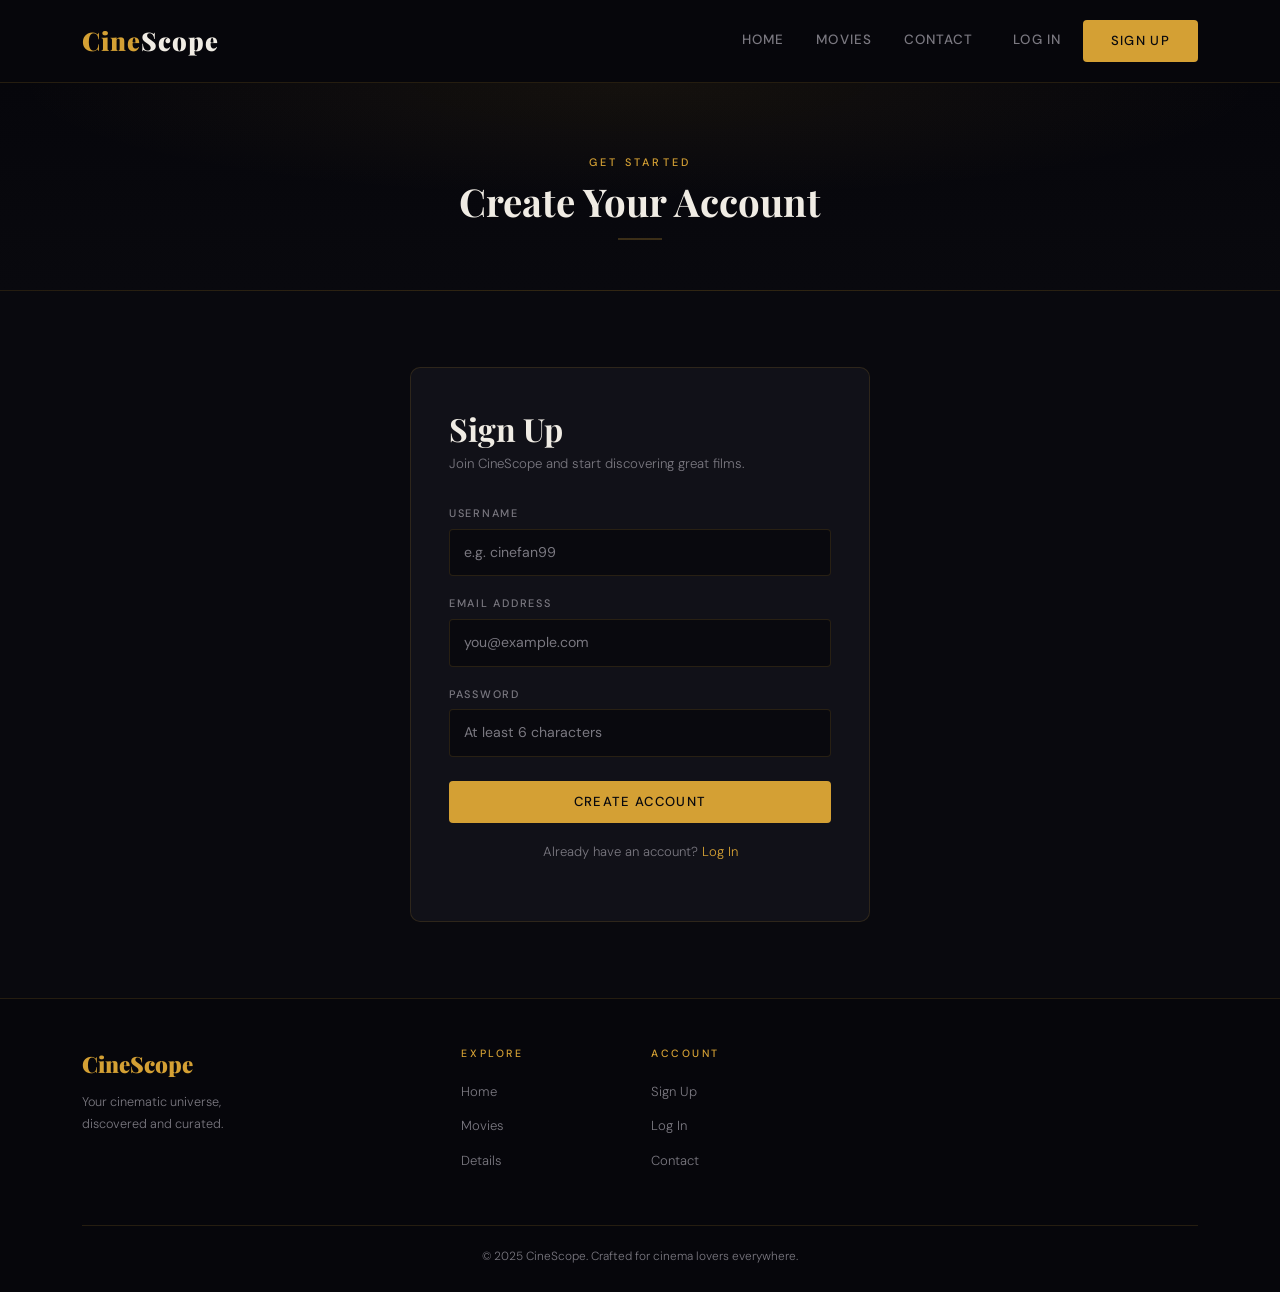
<file: signup.html>
<!DOCTYPE html>
<html lang="en">
<head>
  <meta charset="UTF-8" />
  <meta name="viewport" content="width=device-width, initial-scale=1.0" />
  <title>CineScope — Sign Up</title>
  <link href="https://cdn.jsdelivr.net/npm/bootstrap@5.3.3/dist/css/bootstrap.min.css" rel="stylesheet" />
  <link rel="preconnect" href="https://fonts.googleapis.com" />
  <link rel="preconnect" href="https://fonts.gstatic.com" crossorigin />
  <link rel="stylesheet" href="style.css" />
</head>
<body>

  <!--NAVBAR  (no active class — auth page)-->
  <nav class="navbar navbar-expand-lg">
    <div class="container">
      <a class="navbar-brand" href="index.html">Cine<span>Scope</span></a>
      <button class="navbar-toggler" type="button" data-bs-toggle="collapse" data-bs-target="#nav"
              aria-controls="nav" aria-expanded="false" aria-label="Toggle navigation">
        <span class="navbar-toggler-icon"></span>
      </button>
      <div class="collapse navbar-collapse" id="nav">
        <ul class="navbar-nav ms-auto align-items-lg-center gap-1">
          <li class="nav-item"><a class="nav-link" href="index.html">Home</a></li>
          <li class="nav-item"><a class="nav-link" href="movies.html">Movies</a></li>
          <li class="nav-item"><a class="nav-link" href="contact.html">Contact</a></li>
          <li class="nav-item ms-lg-2"><a class="nav-link" href="login.html">Log In</a></li>
          <li class="nav-item ms-lg-1"><a href="signup.html" class="btn btn-gold">Sign Up</a></li>
        </ul>
      </div>
    </div>
  </nav>

  <!-- ── Page Header ────────────────────────────────────────── -->
  <header class="page-header">
    <div class="container">
      <span class="section-label">Get Started</span>
      <h1 class="section-title">Create Your Account</h1>
      <hr class="section-divider center" />
    </div>
  </header>

  <!-- ── Signup Form ────────────────────────────────────────── -->
  <section class="form-section">
    <div class="container">
      <div class="form-card afu d1">

        <h2>Sign Up</h2>
        <p class="form-sub">Join CineScope and start discovering great films.</p>

        <div class="success-msg" id="signupSuccess"></div>

        <form id="signupForm" novalidate>

          <div class="form-group">
            <label class="form-label-cs" for="signupUsername">Username</label>
            <input type="text" id="signupUsername" class="form-input" placeholder="e.g. cinefan99" autocomplete="username" />
            <p class="field-error" id="errUsername"></p>
          </div>

          <div class="form-group">
            <label class="form-label-cs" for="signupEmail">Email Address</label>
            <input type="email" id="signupEmail" class="form-input" placeholder="you@example.com" autocomplete="email" />
            <p class="field-error" id="errSignupEmail"></p>
          </div>

          <div class="form-group">
            <label class="form-label-cs" for="signupPassword">Password</label>
            <input type="password" id="signupPassword" class="form-input" placeholder="At least 6 characters" autocomplete="new-password" />
            <p class="field-error" id="errSignupPassword"></p>
          </div>

          <button type="submit" class="btn btn-gold w-100" style="margin-top:6px;">Create Account</button>

        </form>

        <p class="form-note">Already have an account? <a href="login.html" class="form-link">Log In</a></p>

      </div>
    </div>
  </section>

  <!--FOOTER  (identical on every page)-->
  <footer>
    <div class="container">
      <div class="row">
        <div class="col-12 col-md-4 mb-4 mb-md-0">
          <p class="footer-brand">CineScope</p>
          <p class="footer-tagline">Your cinematic universe,<br>discovered and curated.</p>
        </div>
        <div class="col-6 col-md-2 mb-4 mb-md-0">
          <p class="footer-heading">Explore</p>
          <ul class="footer-links">
            <li><a href="index.html">Home</a></li>
            <li><a href="movies.html">Movies</a></li>
            <li><a href="details.html">Details</a></li>
          </ul>
        </div>
        <div class="col-6 col-md-2 mb-4 mb-md-0">
          <p class="footer-heading">Account</p>
          <ul class="footer-links">
            <li><a href="signup.html">Sign Up</a></li>
            <li><a href="login.html">Log In</a></li>
            <li><a href="contact.html">Contact</a></li>
          </ul>
        </div>
      </div>
      <div class="footer-bottom">&copy; 2025 CineScope. Crafted for cinema lovers everywhere.</div>
    </div>
  </footer>

  <script src="https://cdn.jsdelivr.net/npm/bootstrap@5.3.3/dist/js/bootstrap.bundle.min.js"></script>
  <script src="script.js"></script>
</body>
</html>
</file>
<file: style.css>
@import url('https://fonts.googleapis.com/css2?family=Playfair+Display:ital,wght@0,400;0,700;0,900;1,400&family=DM+Sans:wght@300;400;500&display=swap');

/* ── Variables ────────────────────────────────────────────── */
:root {
  --bg:          #09090e;
  --bg-card:     #111118;
  --bg-nav:      #06060b;
  --gold:        #d4a034;
  --gold-lt:     #f0c060;
  --gold-dk:     #8a6520;
  --text:        #f0ece4;
  --muted:       #7a7880;
  --border:      rgba(212,160,52,.15);
  --shadow-gold: 0 8px 40px rgba(212,160,52,.2);
  --shadow-card: 0 4px 24px rgba(0,0,0,.6);
  --radius:      10px;
  --ease:        .35s cubic-bezier(.25,.8,.25,1);
}

/* ── Reset & Base ─────────────────────────────────────────── */
*, *::before, *::after { box-sizing:border-box; margin:0; padding:0; }
html { scroll-behavior:smooth; }
body {
  background:var(--bg); color:var(--text);
  font-family:'DM Sans',sans-serif; font-weight:300;
  line-height:1.7; min-height:100vh; overflow-x:hidden;
}
h1,h2,h3,h4,h5,h6 { font-family:'Playfair Display',serif; font-weight:700; color:var(--text); }
a { color:var(--gold); text-decoration:none; transition:color var(--ease); }
a:hover { color:var(--gold-lt); }
img { display:block; width:100%; }
::-webkit-scrollbar       { width:6px; }
::-webkit-scrollbar-track { background:var(--bg); }
::-webkit-scrollbar-thumb { background:var(--gold-dk); border-radius:4px; }

/* ── Navbar ───────────────────────────────────────────────── */
.navbar {
  background:var(--bg-nav) !important;
  border-bottom:1px solid var(--border);
  padding:14px 0; position:sticky; top:0; z-index:1000;
  backdrop-filter:blur(14px);
}
.navbar-brand {
  font-family:'Playfair Display',serif;
  font-size:1.6rem; font-weight:900; letter-spacing:.04em;
  color:var(--gold) !important;
}
.navbar-brand span { color:var(--text); }
.nav-link {
  color:var(--muted) !important;
  font-size:.84rem; font-weight:500;
  letter-spacing:.08em; text-transform:uppercase;
  padding:6px 14px !important; position:relative;
  transition:color var(--ease);
}
.nav-link::after {
  content:''; position:absolute; bottom:0; left:50%;
  transform:translateX(-50%) scaleX(0);
  width:80%; height:1px; background:var(--gold);
  transition:transform var(--ease);
}
.nav-link:hover,.nav-link.active { color:var(--gold) !important; }
.nav-link:hover::after,.nav-link.active::after { transform:translateX(-50%) scaleX(1); }
.navbar-toggler { border:1px solid var(--border); }
.navbar-toggler-icon { filter:invert(.7) sepia(1) hue-rotate(10deg) saturate(2); }

/* ── Buttons ──────────────────────────────────────────────── */
.btn-gold {
  display:inline-block;
  background:var(--gold); color:#09090e;
  font-family:'DM Sans',sans-serif; font-weight:500;
  font-size:.82rem; letter-spacing:.1em; text-transform:uppercase;
  padding:11px 28px; border-radius:4px; border:none;
  transition:background var(--ease),transform var(--ease),box-shadow var(--ease);
  cursor:pointer;
}
.btn-gold:hover {
  background:var(--gold-lt); color:#09090e;
  transform:translateY(-2px); box-shadow:0 6px 24px rgba(212,160,52,.35);
}
.btn-outline-gold {
  display:inline-block;
  background:transparent; color:var(--gold);
  font-family:'DM Sans',sans-serif; font-weight:500;
  font-size:.82rem; letter-spacing:.1em; text-transform:uppercase;
  padding:10px 26px; border-radius:4px; border:1px solid var(--gold);
  transition:background var(--ease),color var(--ease),transform var(--ease);
  cursor:pointer;
}
.btn-outline-gold:hover {
  background:rgba(212,160,52,.1); color:var(--gold-lt); transform:translateY(-2px);
}

/* ── Section helpers ──────────────────────────────────────── */
.section-label {
  font-size:.68rem; font-weight:500; letter-spacing:.3em;
  text-transform:uppercase; color:var(--gold); display:block; margin-bottom:7px;
}
.section-title { font-size:clamp(1.65rem,4vw,2.4rem); font-weight:700; margin-bottom:10px; }
.section-divider { width:44px; height:2px; background:var(--gold); margin:14px 0 34px; border:none; }
.section-divider.center { margin-left:auto; margin-right:auto; }
.section-pad { padding:70px 0; }

/* ── Page header ──────────────────────────────────────────── */
.page-header {
  background:
    radial-gradient(ellipse 70% 80% at 50% 0%,rgba(212,160,52,.07) 0%,transparent 70%),
    linear-gradient(180deg,#06060b 0%,#09090e 100%);
  padding:70px 0 50px; text-align:center; border-bottom:1px solid var(--border);
}
.page-header .section-divider { margin:14px auto 0; }

/* ── Breadcrumb bar ───────────────────────────────────────── */
.breadcrumb-bar {
  background:var(--bg-nav); border-bottom:1px solid var(--border); padding:10px 0;
}
.breadcrumb { font-size:.75rem; margin:0; }
.breadcrumb-item a { color:var(--muted); }
.breadcrumb-item.active { color:var(--gold); }
.breadcrumb-item+.breadcrumb-item::before { color:var(--muted); }

/* ── Movie Cards ──────────────────────────────────────────── */
.movie-card {
  background:var(--bg-card); border:1px solid var(--border);
  border-radius:var(--radius); overflow:hidden;
  transition:transform var(--ease),box-shadow var(--ease),border-color var(--ease);
  height:100%; display:flex; flex-direction:column;
}
.movie-card:hover {
  transform:translateY(-8px) scale(1.015);
  box-shadow:var(--shadow-gold); border-color:rgba(212,160,52,.4);
}
.card-img-wrap { position:relative; overflow:hidden; aspect-ratio:2/3; }
.card-img-wrap img {
  width:100%; height:100%; object-fit:cover; transition:transform .5s ease;
}
.movie-card:hover .card-img-wrap img { transform:scale(1.07); }
.card-badge {
  position:absolute; top:12px; left:12px;
  background:var(--gold); color:#09090e;
  font-size:.63rem; font-weight:700; letter-spacing:.12em;
  text-transform:uppercase; padding:4px 9px; border-radius:3px;
}
.card-rating {
  position:absolute; bottom:12px; right:12px;
  background:rgba(0,0,0,.75); color:var(--gold);
  font-size:.76rem; padding:4px 10px; border-radius:20px;
  backdrop-filter:blur(6px); border:1px solid rgba(212,160,52,.3);
}
.card-body-inner { padding:18px 20px; display:flex; flex-direction:column; flex:1; }
.card-genre {
  font-size:.66rem; font-weight:500; letter-spacing:.18em;
  text-transform:uppercase; color:var(--gold-dk); margin-bottom:5px;
}
.card-title-text {
  font-family:'Playfair Display',serif; font-size:1.05rem;
  font-weight:700; color:var(--text); margin-bottom:9px; line-height:1.3;
}
.card-desc {
  font-size:.81rem; color:var(--muted); margin-bottom:16px;
  flex:1; display:-webkit-box; -webkit-line-clamp:3;
  -webkit-box-orient:vertical; overflow:hidden;
}
.card-footer-inner { margin-top:auto; }

/* ── Hero ─────────────────────────────────────────────────── */
.hero {
  position:relative; min-height:90vh;
  display:flex; align-items:center; justify-content:center;
  text-align:center; overflow:hidden; padding:80px 20px;
}
.hero-bg {
  position:absolute; inset:0;
  background:
    radial-gradient(ellipse 80% 60% at 50% 40%,rgba(212,160,52,.08) 0%,transparent 70%),
    radial-gradient(ellipse 60% 40% at 20% 80%,rgba(212,160,52,.05) 0%,transparent 60%),
    linear-gradient(180deg,#06060b 0%,#0c0c15 50%,#09090e 100%);
  z-index:0;
}
.hero-bg::before {
  content:''; position:absolute; inset:0;
  background-image:repeating-linear-gradient(90deg,transparent,transparent 60px,rgba(212,160,52,.03) 60px,rgba(212,160,52,.03) 61px);
}
.hero-content { position:relative; z-index:1; max-width:740px; }
.hero-eyebrow {
  display:inline-block; font-size:.7rem; font-weight:500;
  letter-spacing:.24em; text-transform:uppercase; color:var(--gold);
  border:1px solid var(--border); padding:6px 18px; border-radius:40px;
  margin-bottom:24px; animation:fadeUp .8s ease both;
}
.hero-title {
  font-size:clamp(3rem,10vw,6.8rem); font-weight:900;
  line-height:.95; letter-spacing:-.02em; margin-bottom:22px;
  animation:fadeUp .9s ease .1s both;
}
.hero-title .accent { color:var(--gold); }
.hero-tagline {
  font-size:clamp(.93rem,2.5vw,1.12rem); color:var(--muted);
  max-width:450px; margin:0 auto 36px; font-weight:300;
  animation:fadeUp 1s ease .2s both;
}
.hero-cta { display:inline-flex; gap:12px; flex-wrap:wrap; justify-content:center; animation:fadeUp 1.1s ease .3s both; }

/* ── Stats bar ────────────────────────────────────────────── */
.stats-bar {
  background:var(--bg-card);
  border-top:1px solid var(--border); border-bottom:1px solid var(--border);
  padding:34px 0;
}
.stat-item { text-align:center; padding:8px 14px; }
.stat-number {
  font-family:'Playfair Display',serif; font-size:2.1rem;
  font-weight:900; color:var(--gold); line-height:1; display:block;
}
.stat-label {
  font-size:.7rem; letter-spacing:.2em; text-transform:uppercase;
  color:var(--muted); margin-top:4px; display:block;
}

/* ── Details page ─────────────────────────────────────────── */
.details-hero {
  position:relative; overflow:hidden;
  background:linear-gradient(180deg,#06060b 0%,#09090e 100%);
  padding:60px 0 52px; border-bottom:1px solid var(--border);
}
.details-hero::before {
  content:''; position:absolute; inset:0;
  background:radial-gradient(ellipse 70% 80% at 60% 40%,rgba(212,160,52,.07) 0%,transparent 70%);
  pointer-events:none;
}
.details-poster {
  border-radius:var(--radius); overflow:hidden;
  border:1px solid var(--border);
  box-shadow:0 24px 80px rgba(0,0,0,.7),var(--shadow-gold);
  aspect-ratio:2/3; transition:transform var(--ease);
}
.details-poster img { width:100%; height:100%; object-fit:cover; }
.details-poster:hover { transform:scale(1.02); }
.meta-pills { display:flex; flex-wrap:wrap; gap:8px; margin-bottom:18px; }
.meta-pill {
  font-size:.7rem; font-weight:500; letter-spacing:.14em;
  text-transform:uppercase; padding:5px 13px; border-radius:20px;
  background:rgba(212,160,52,.1); color:var(--gold); border:1px solid var(--border);
}
.meta-pill.genre { background:rgba(255,255,255,.04); color:var(--muted); }
.details-title {
  font-size:clamp(1.7rem,5vw,3rem); font-weight:900;
  line-height:1.05; letter-spacing:-.02em; margin-bottom:14px;
}
.details-desc { font-size:.93rem; color:var(--muted); line-height:1.8; margin-bottom:26px; max-width:540px; }
.info-table { width:100%; border-collapse:collapse; }
.info-table tr { border-bottom:1px solid var(--border); }
.info-table tr:last-child { border-bottom:none; }
.info-table td { padding:11px 0; font-size:.85rem; vertical-align:middle; }
.info-table td:first-child {
  font-size:.66rem; font-weight:500; letter-spacing:.18em;
  text-transform:uppercase; color:var(--muted); width:96px; padding-right:14px;
}
.info-table td:last-child { color:var(--text); }
.stars { color:var(--gold); letter-spacing:2px; }
.trailer-section {
  padding:60px 0; background:var(--bg-card);
  border-top:1px solid var(--border); border-bottom:1px solid var(--border);
}
.trailer-wrap {
  position:relative; border-radius:var(--radius); overflow:hidden;
  border:1px solid var(--border); aspect-ratio:16/9;
  box-shadow:var(--shadow-card); transition:box-shadow var(--ease);
}
.trailer-wrap:hover { box-shadow:var(--shadow-gold); }
.trailer-wrap iframe { position:absolute; inset:0; width:100%; height:100%; border:none; }
.movie-pill {
  background:var(--bg); color:var(--muted);
  border:1px solid var(--border); border-radius:20px;
  padding:5px 13px; font-size:.71rem;
  font-family:'DM Sans',sans-serif; font-weight:500;
  cursor:pointer; transition:background .25s,color .25s,border-color .25s;
}
.movie-pill:hover,.movie-pill.active { background:rgba(212,160,52,.12); color:var(--gold); border-color:var(--gold); }

/* ── About page ───────────────────────────────────────────── */
.about-card {
  background:var(--bg-card); border:1px solid var(--border);
  border-radius:var(--radius); padding:30px 26px; height:100%;
  transition:transform var(--ease),box-shadow var(--ease),border-color var(--ease);
}
.about-card:hover { transform:translateY(-6px); box-shadow:var(--shadow-gold); border-color:rgba(212,160,52,.35); }
.about-card-icon { font-size:1.7rem; margin-bottom:14px; display:block; }
.about-card h4 { font-size:1rem; font-weight:700; margin-bottom:9px; }
.about-card p  { font-size:.84rem; color:var(--muted); line-height:1.75; margin:0; }
.about-prose   { font-size:.92rem; color:var(--muted); line-height:1.85; margin-bottom:16px; }

/* ── Forms (auth + contact) ───────────────────────────────── */
.form-section { padding:76px 0; }
.form-card {
  background:var(--bg-card); border:1px solid var(--border);
  border-radius:var(--radius); padding:42px 38px;
  max-width:460px; margin:0 auto;
}
.form-card h2 { margin-bottom:5px; }
.form-sub { font-size:.83rem; color:var(--muted); margin-bottom:28px; }
.form-group { margin-bottom:18px; }
.form-label-cs {
  display:block; font-size:.68rem; font-weight:500;
  letter-spacing:.16em; text-transform:uppercase;
  color:var(--muted); margin-bottom:6px;
}
.form-input {
  width:100%; background:var(--bg); border:1px solid var(--border);
  border-radius:4px; padding:11px 14px;
  color:var(--text); font-family:'DM Sans',sans-serif; font-size:.88rem;
  transition:border-color var(--ease),box-shadow var(--ease); outline:none;
}
.form-input::placeholder { color:var(--muted); }
.form-input:focus { border-color:var(--gold); box-shadow:0 0 0 3px rgba(212,160,52,.12); }
.form-input.error { border-color:#e05555; box-shadow:0 0 0 3px rgba(224,85,85,.12); }
textarea.form-input { resize:vertical; min-height:110px; }
.field-error { font-size:.73rem; color:#e07070; margin-top:4px; display:none; }
.field-error.show { display:block; }
.success-msg {
  background:rgba(60,180,100,.1); border:1px solid rgba(60,180,100,.28);
  border-radius:4px; padding:11px 15px;
  font-size:.84rem; color:#6ddb9a; margin-bottom:18px; display:none;
}
.success-msg.show { display:block; }
.form-note { text-align:center; font-size:.82rem; color:var(--muted); margin-top:18px; }
.form-note a { color:var(--gold); }
.form-link { color:var(--gold); }

/* ── Filter bar ───────────────────────────────────────────── */
.filter-bar {
  background:var(--bg-card); border:1px solid var(--border);
  border-radius:var(--radius); padding:20px 24px; margin-bottom:40px;
}

/* ── Footer ───────────────────────────────────────────────── */
footer {
  background:var(--bg-nav); border-top:1px solid var(--border);
  padding:46px 0 26px;
}
.footer-brand {
  font-family:'Playfair Display',serif; font-size:1.4rem;
  font-weight:900; color:var(--gold); margin-bottom:8px;
}
.footer-tagline { font-size:.79rem; color:var(--muted); }
.footer-heading {
  font-family:'DM Sans',sans-serif; font-size:.66rem; font-weight:500;
  letter-spacing:.24em; text-transform:uppercase; color:var(--gold); margin-bottom:14px;
}
.footer-links { list-style:none; padding:0; }
.footer-links li { margin-bottom:7px; }
.footer-links a { color:var(--muted); font-size:.82rem; transition:color var(--ease); }
.footer-links a:hover { color:var(--gold); }
.footer-bottom {
  border-top:1px solid var(--border); padding-top:20px; margin-top:36px;
  font-size:.74rem; color:var(--muted); text-align:center;
}

/* ── Animations ───────────────────────────────────────────── */
@keyframes fadeUp {
  from { opacity:0; transform:translateY(22px); }
  to   { opacity:1; transform:translateY(0); }
}
.afu { opacity:0; animation:fadeUp .7s ease forwards; }
.d1 { animation-delay:.07s; } .d2 { animation-delay:.16s; }
.d3 { animation-delay:.25s; } .d4 { animation-delay:.34s; }
.d5 { animation-delay:.43s; } .d6 { animation-delay:.52s; }

/* ── Responsive ───────────────────────────────────────────── */
.row { --bs-gutter-x:1.4rem; --bs-gutter-y:1.4rem; }
@media (max-width:768px) {
  .hero { min-height:76vh; padding:54px 16px; }
  .form-card { padding:28px 20px; }
  .details-poster { max-width:220px; margin:0 auto 26px; }
}
@media (max-width:576px) {
  .hero-title { font-size:2.8rem; }
  .section-title { font-size:1.5rem; }
}
</file>
